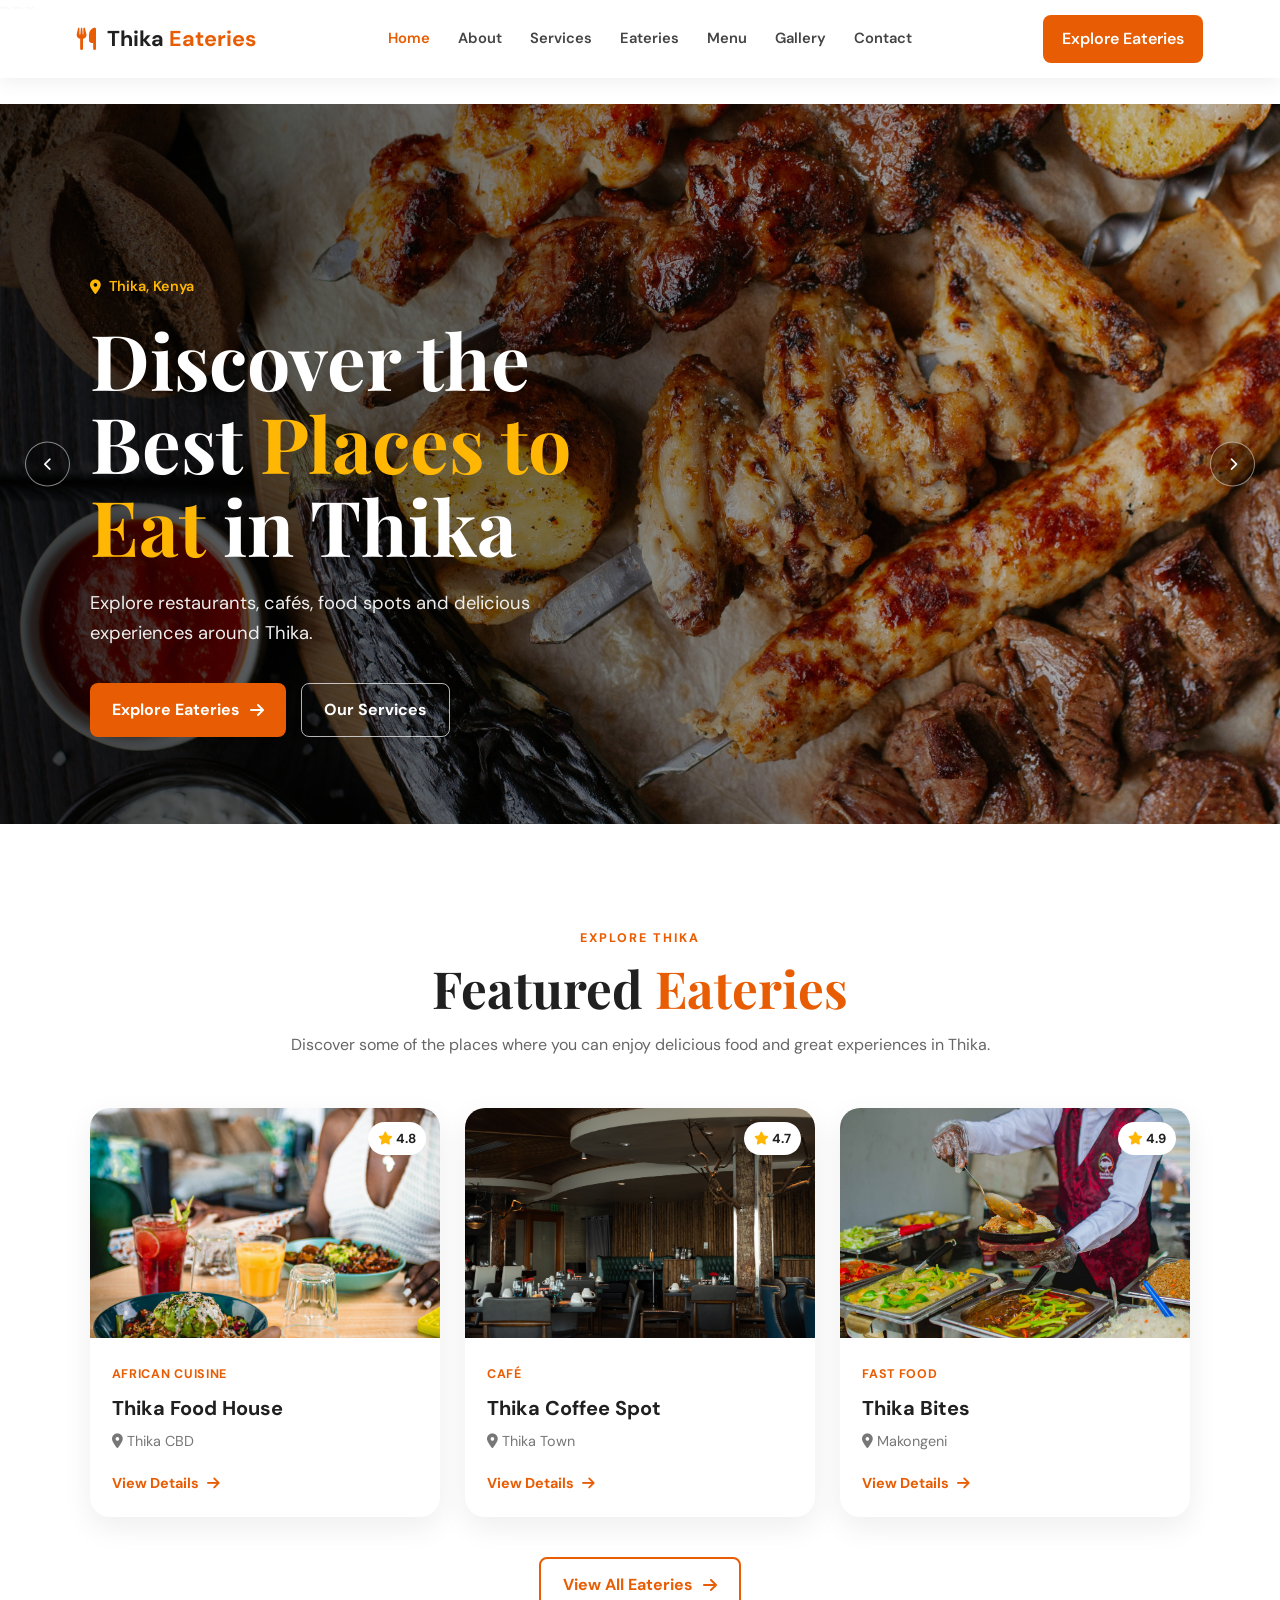
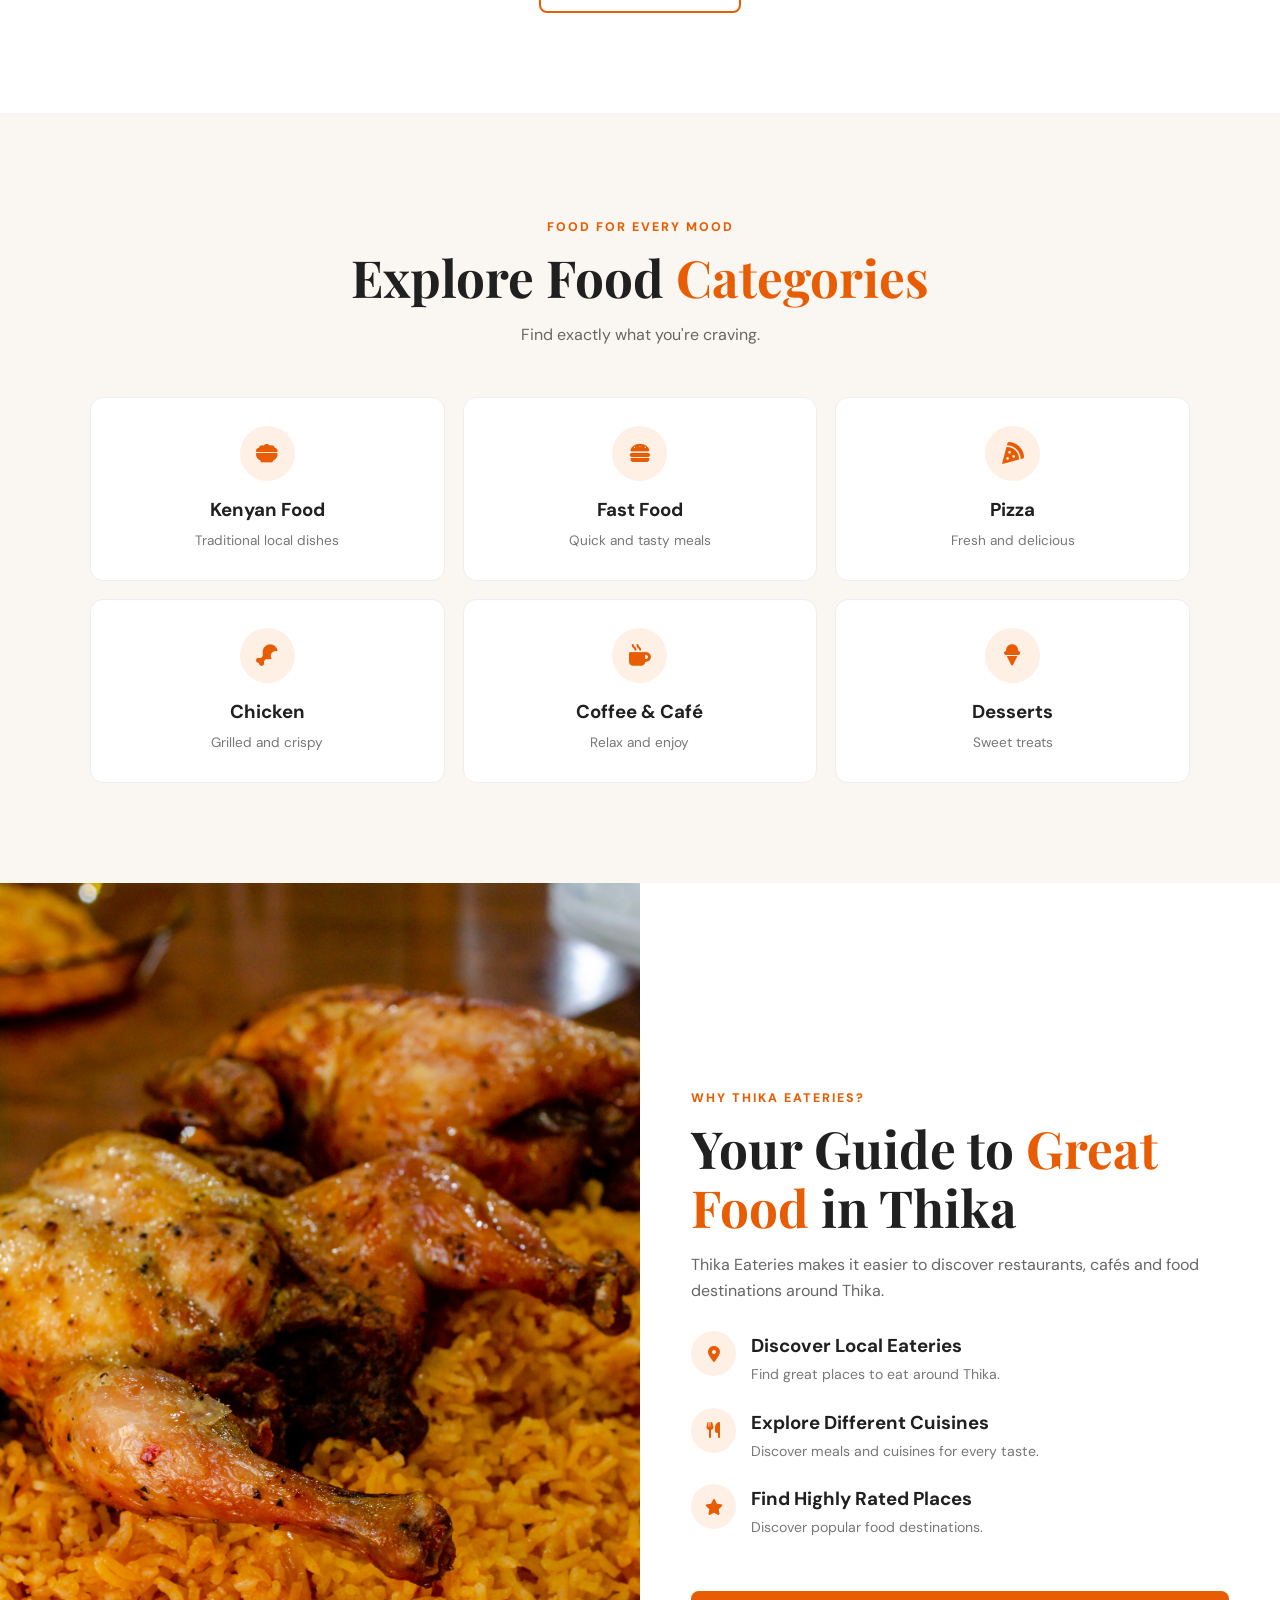
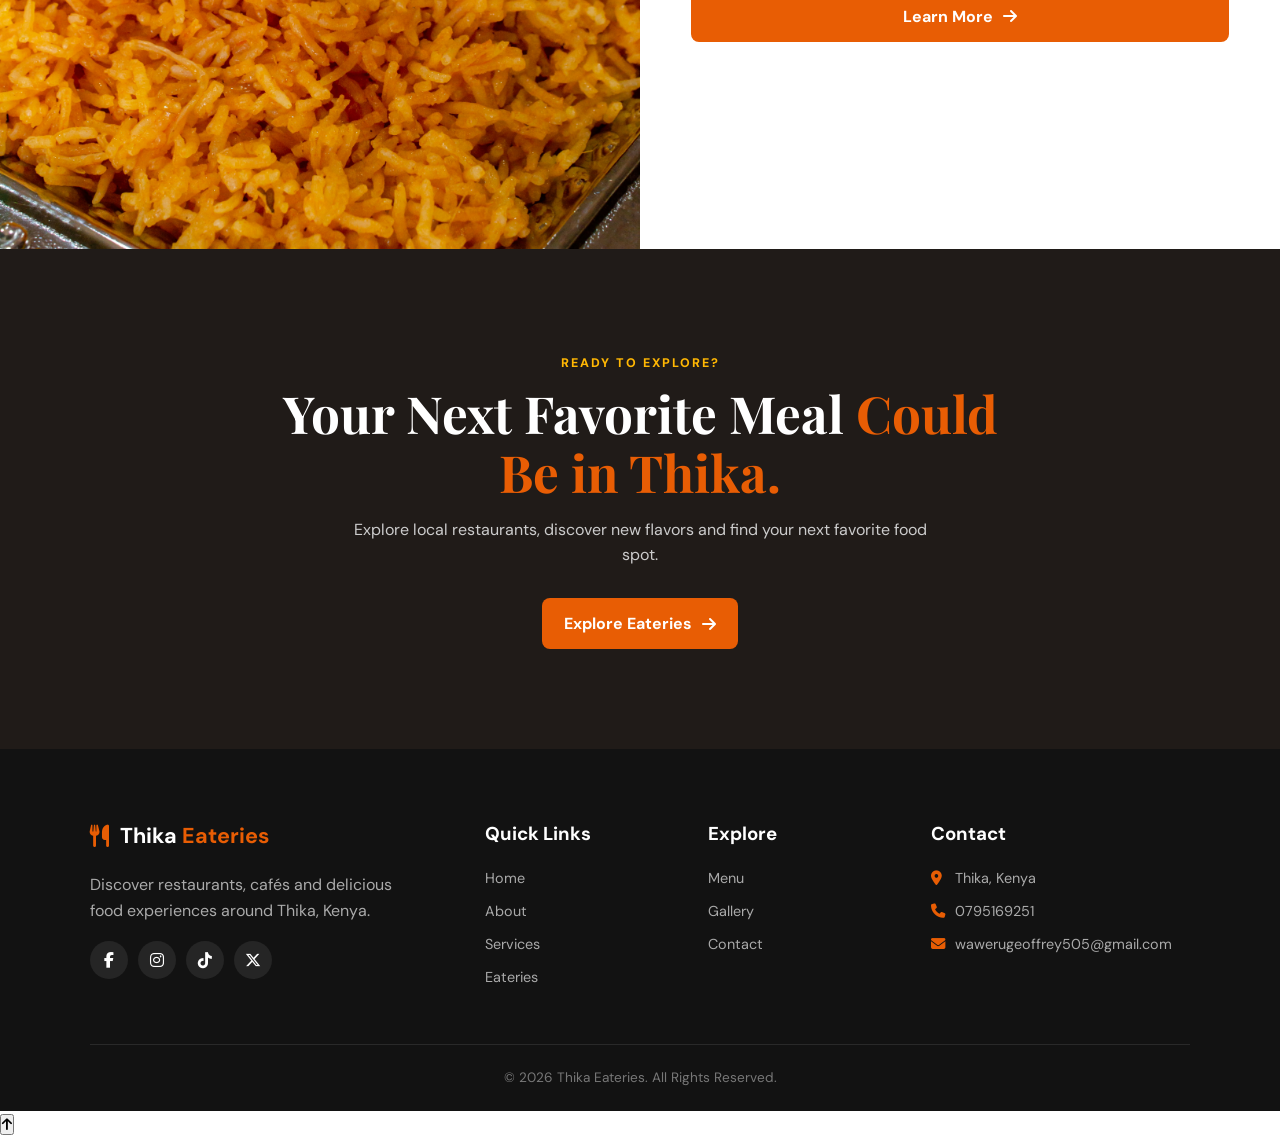
<file: index.html>
<!DOCTYPE html>

<html lang="en">
<head>
    <meta charset="UTF-8">
    <meta name="viewport" content="width=device-width, initial-scale=1.0">

```
<title>Thika Eateries | Discover Great Food in Thika</title>

<link rel="stylesheet" href="style.css">

<!-- Font Awesome Icons -->
<link rel="stylesheet"
      href="https://cdnjs.cloudflare.com/ajax/libs/font-awesome/6.5.2/css/all.min.css">
```

</head>

<body>

```
<!-- ================= NAVBAR ================= -->

<header class="navbar">

    <div class="logo">
        <i class="fa-solid fa-utensils"></i>
        <span>Thika <strong>Eateries</strong></span>
    </div>

    <nav class="nav-links" id="navLinks">
        <a href="index.html" class="active">Home</a>
        <a href="about.html">About</a>
        <a href="services.html">Services</a>
        <a href="eateries.html">Eateries</a>
        <a href="menu.html">Menu</a>
        <a href="gallery.html">Gallery</a>
        <a href="contact.html">Contact</a>
    </nav>

    <a href="eateries.html" class="nav-button">
        Explore Eateries
    </a>

    <button class="menu-toggle" id="menuToggle">
        <i class="fa-solid fa-bars"></i>
    </button>

</header>


<!-- ================= HERO ================= -->

<section class="hero">

    <div class="hero-slider">

        <div class="hero-slide active"
             style="background-image: url('images/hero-1.jpg');">
        </div>

        <div class="hero-slide"
             style="background-image: url('images/hero-2.jpg');">
        </div>

        <div class="hero-slide"
             style="background-image: url('images/hero-3.jpg');">
        </div>

        <div class="hero-slide"
             style="background-image: url('images/hero-4.jpg');">
        </div>

    </div>

    <div class="hero-overlay"></div>

    <div class="hero-content">

        <span class="hero-tag">
            <i class="fa-solid fa-location-dot"></i>
            Thika, Kenya
        </span>

        <h1>
            Discover the Best
            <span>Places to Eat</span>
            in Thika
        </h1>

        <p>
            Explore restaurants, cafés, food spots and delicious
            experiences around Thika.
        </p>

        <div class="hero-buttons">

            <a href="eateries.html" class="primary-btn">
                Explore Eateries
                <i class="fa-solid fa-arrow-right"></i>
            </a>

            <a href="services.html" class="secondary-btn">
                Our Services
            </a>

        </div>

    </div>


    <!-- Slider Controls -->

    <button class="slider-btn prev" id="prevSlide">
        <i class="fa-solid fa-chevron-left"></i>
    </button>

    <button class="slider-btn next" id="nextSlide">
        <i class="fa-solid fa-chevron-right"></i>
    </button>

    <div class="slider-dots" id="sliderDots"></div>

</section>


<!-- ================= FEATURED EATERIES ================= -->

<section class="section">

    <div class="section-heading">

        <span class="section-label">EXPLORE THIKA</span>

        <h2>Featured <span>Eateries</span></h2>

        <p>
            Discover some of the places where you can enjoy
            delicious food and great experiences in Thika.
        </p>

    </div>


    <div class="eatery-grid">

        <article class="eatery-card">

            <div class="eatery-image">
                <img src="images/restaurant-1.jpg"
                     alt="Restaurant">

                <span class="rating">
                    <i class="fa-solid fa-star"></i> 4.8
                </span>
            </div>

            <div class="eatery-info">

                <span class="category">African Cuisine</span>

                <h3>Thika Food House</h3>

                <p>
                    <i class="fa-solid fa-location-dot"></i>
                    Thika CBD
                </p>

                <a href="eateries.html" class="card-link">
                    View Details
                    <i class="fa-solid fa-arrow-right"></i>
                </a>

            </div>

        </article>


        <article class="eatery-card">

            <div class="eatery-image">
                <img src="images/restaurant-2.jpg"
                     alt="Restaurant">

                <span class="rating">
                    <i class="fa-solid fa-star"></i> 4.7
                </span>
            </div>

            <div class="eatery-info">

                <span class="category">Café</span>

                <h3>Thika Coffee Spot</h3>

                <p>
                    <i class="fa-solid fa-location-dot"></i>
                    Thika Town
                </p>

                <a href="eateries.html" class="card-link">
                    View Details
                    <i class="fa-solid fa-arrow-right"></i>
                </a>

            </div>

        </article>


        <article class="eatery-card">

            <div class="eatery-image">
                <img src="images/restaurant-3.jpg"
                     alt="Restaurant">

                <span class="rating">
                    <i class="fa-solid fa-star"></i> 4.9
                </span>
            </div>

            <div class="eatery-info">

                <span class="category">Fast Food</span>

                <h3>Thika Bites</h3>

                <p>
                    <i class="fa-solid fa-location-dot"></i>
                    Makongeni
                </p>

                <a href="eateries.html" class="card-link">
                    View Details
                    <i class="fa-solid fa-arrow-right"></i>
                </a>

            </div>

        </article>

    </div>

    <div class="center-button">
        <a href="eateries.html" class="outline-btn">
            View All Eateries
            <i class="fa-solid fa-arrow-right"></i>
        </a>
    </div>

</section>


<!-- ================= CATEGORIES ================= -->

<section class="categories-section">

    <div class="section-heading">

        <span class="section-label">FOOD FOR EVERY MOOD</span>

        <h2>Explore Food <span>Categories</span></h2>

        <p>
            Find exactly what you're craving.
        </p>

    </div>


    <div class="category-grid">

        <div class="food-category">
            <i class="fa-solid fa-bowl-food"></i>
            <h3>Kenyan Food</h3>
            <p>Traditional local dishes</p>
        </div>

        <div class="food-category">
            <i class="fa-solid fa-burger"></i>
            <h3>Fast Food</h3>
            <p>Quick and tasty meals</p>
        </div>

        <div class="food-category">
            <i class="fa-solid fa-pizza-slice"></i>
            <h3>Pizza</h3>
            <p>Fresh and delicious</p>
        </div>

        <div class="food-category">
            <i class="fa-solid fa-drumstick-bite"></i>
            <h3>Chicken</h3>
            <p>Grilled and crispy</p>
        </div>

        <div class="food-category">
            <i class="fa-solid fa-mug-hot"></i>
            <h3>Coffee & Café</h3>
            <p>Relax and enjoy</p>
        </div>

        <div class="food-category">
            <i class="fa-solid fa-ice-cream"></i>
            <h3>Desserts</h3>
            <p>Sweet treats</p>
        </div>

    </div>

</section>


<!-- ================= WHY US ================= -->

<section class="why-section">

    <div class="why-image">

        <img src="images/food-1.jpg"
             alt="Delicious food">

    </div>

    <div class="why-content">

        <span class="section-label">WHY THIKA EATERIES?</span>

        <h2>
            Your Guide to
            <span>Great Food</span>
            in Thika
        </h2>

        <p>
            Thika Eateries makes it easier to discover restaurants,
            cafés and food destinations around Thika.
        </p>

        <div class="why-features">

            <div class="why-item">
                <i class="fa-solid fa-location-dot"></i>

                <div>
                    <h3>Discover Local Eateries</h3>
                    <p>Find great places to eat around Thika.</p>
                </div>
            </div>

            <div class="why-item">
                <i class="fa-solid fa-utensils"></i>

                <div>
                    <h3>Explore Different Cuisines</h3>
                    <p>Discover meals and cuisines for every taste.</p>
                </div>
            </div>

            <div class="why-item">
                <i class="fa-solid fa-star"></i>

                <div>
                    <h3>Find Highly Rated Places</h3>
                    <p>Discover popular food destinations.</p>
                </div>
            </div>

        </div>

        <a href="about.html" class="primary-btn">
            Learn More
            <i class="fa-solid fa-arrow-right"></i>
        </a>

    </div>

</section>


<!-- ================= CTA ================= -->

<section class="cta-section">

    <div class="cta-content">

        <span class="section-label">READY TO EXPLORE?</span>

        <h2>
            Your Next Favorite Meal
            <span>Could Be in Thika.</span>
        </h2>

        <p>
            Explore local restaurants, discover new flavors
            and find your next favorite food spot.
        </p>

        <a href="eateries.html" class="primary-btn">
            Explore Eateries
            <i class="fa-solid fa-arrow-right"></i>
        </a>

    </div>

</section>


<!-- ================= FOOTER ================= -->

<footer class="footer">

    <div class="footer-container">

        <div class="footer-brand">

            <div class="logo">
                <i class="fa-solid fa-utensils"></i>
                <span>Thika <strong>Eateries</strong></span>
            </div>

            <p>
                Discover restaurants, cafés and delicious
                food experiences around Thika, Kenya.
            </p>

            <div class="socials">

                <a href="#"><i class="fa-brands fa-facebook-f"></i></a>
                <a href="#"><i class="fa-brands fa-instagram"></i></a>
                <a href="#"><i class="fa-brands fa-tiktok"></i></a>
                <a href="#"><i class="fa-brands fa-x-twitter"></i></a>

            </div>

        </div>


        <div class="footer-column">

            <h3>Quick Links</h3>

            <a href="index.html">Home</a>
            <a href="about.html">About</a>
            <a href="services.html">Services</a>
            <a href="eateries.html">Eateries</a>

        </div>


        <div class="footer-column">

            <h3>Explore</h3>

            <a href="menu.html">Menu</a>
            <a href="gallery.html">Gallery</a>
            <a href="contact.html">Contact</a>

        </div>


        <div class="footer-column">

            <h3>Contact</h3>

            <p>
                <i class="fa-solid fa-location-dot"></i>
                Thika, Kenya
            </p>

            <p>
                <i class="fa-solid fa-phone"></i>
                0795169251
            </p>

            <p>
                <i class="fa-solid fa-envelope"></i>
               wawerugeoffrey505@gmail.com
            </p>

        </div>

    </div>


    <div class="footer-bottom">

        <p>
            © 2026 Thika Eateries. All Rights Reserved.
        </p>

    </div>

</footer>


<script src="app.js"></script>


</body>
</html>
</file>
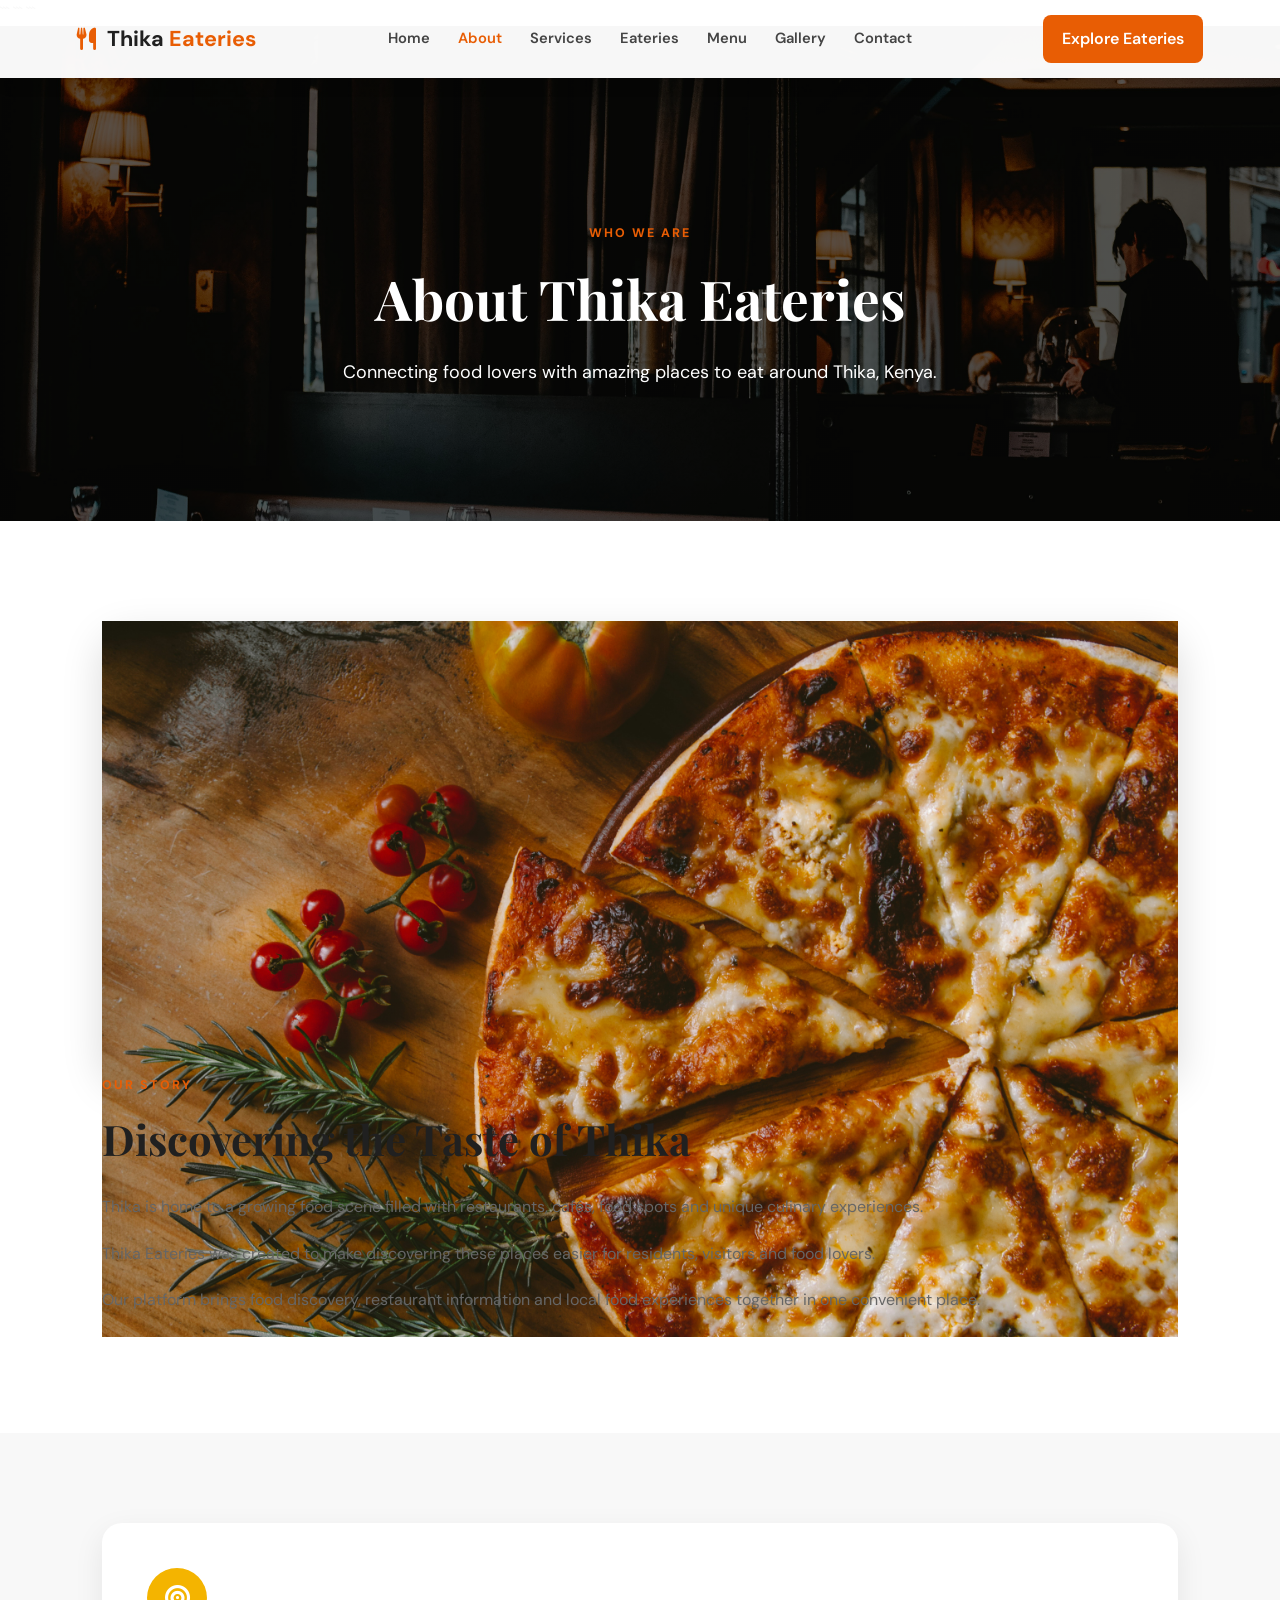
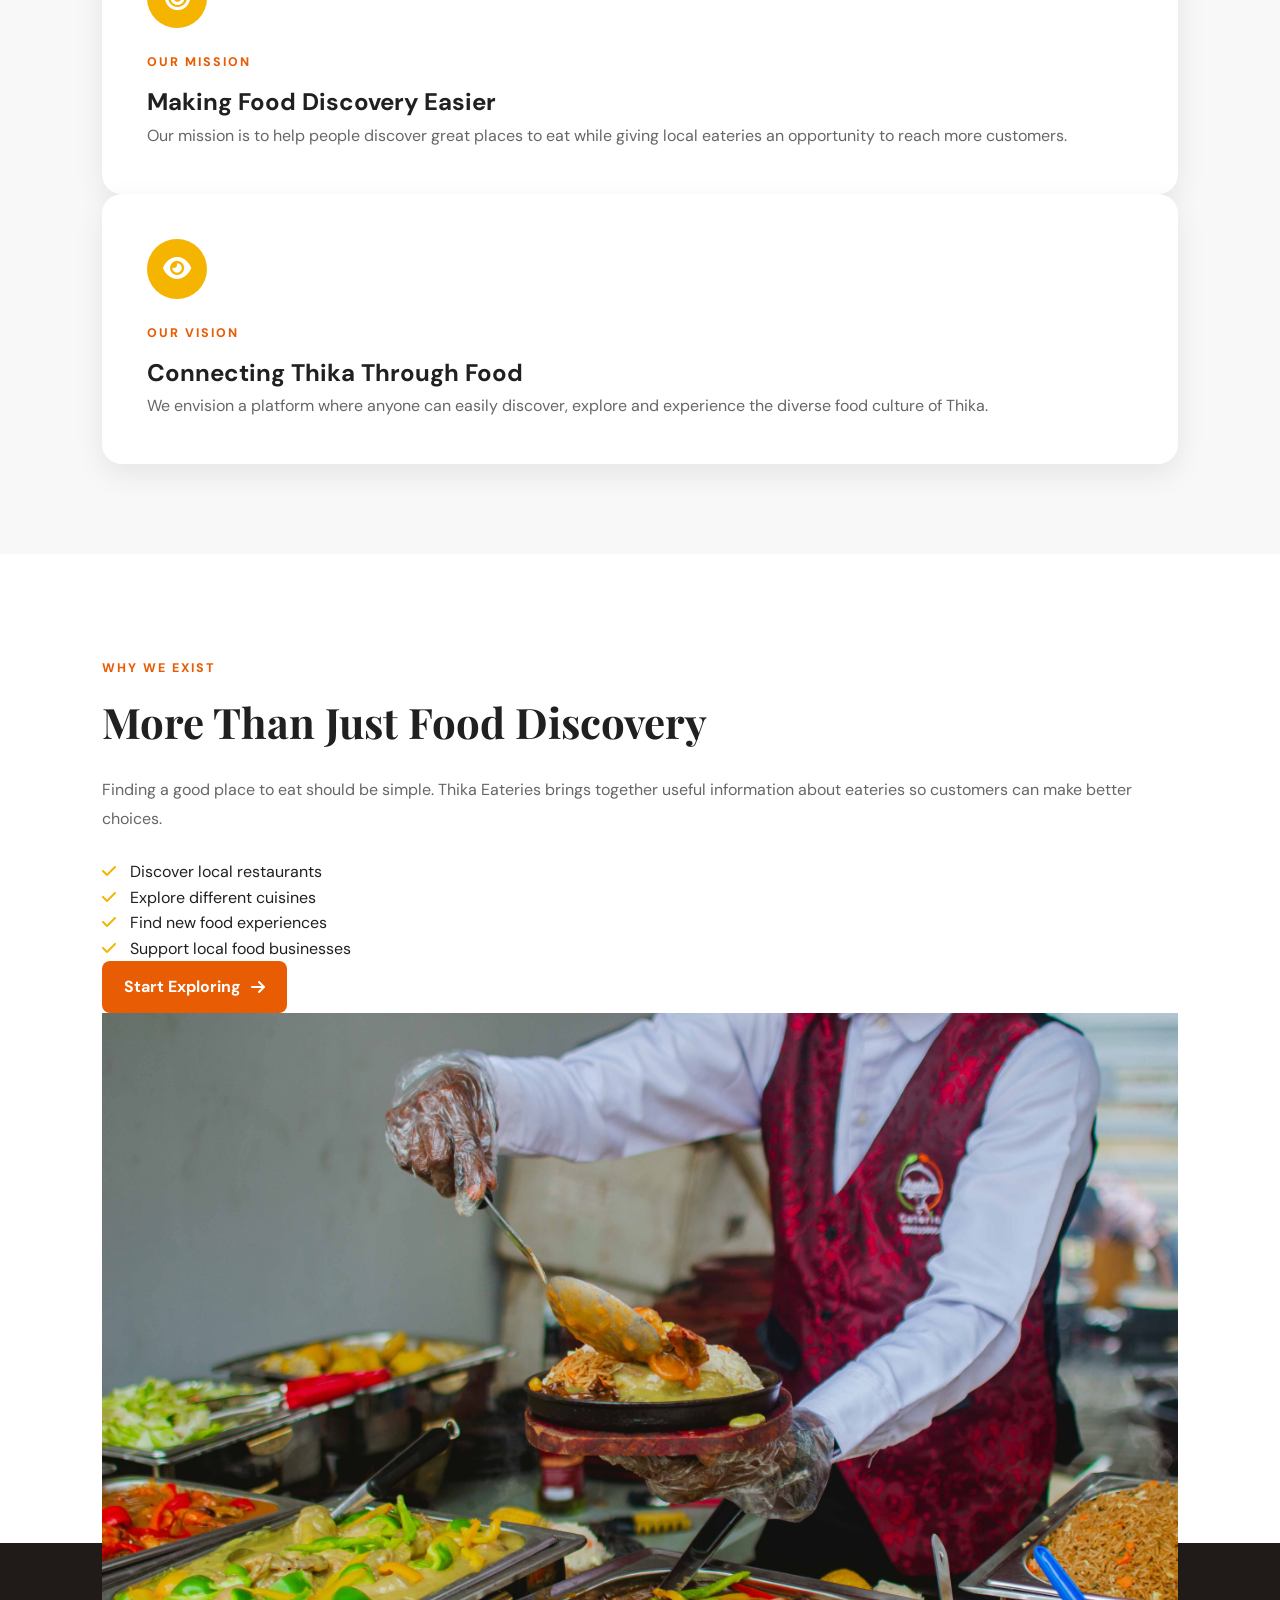
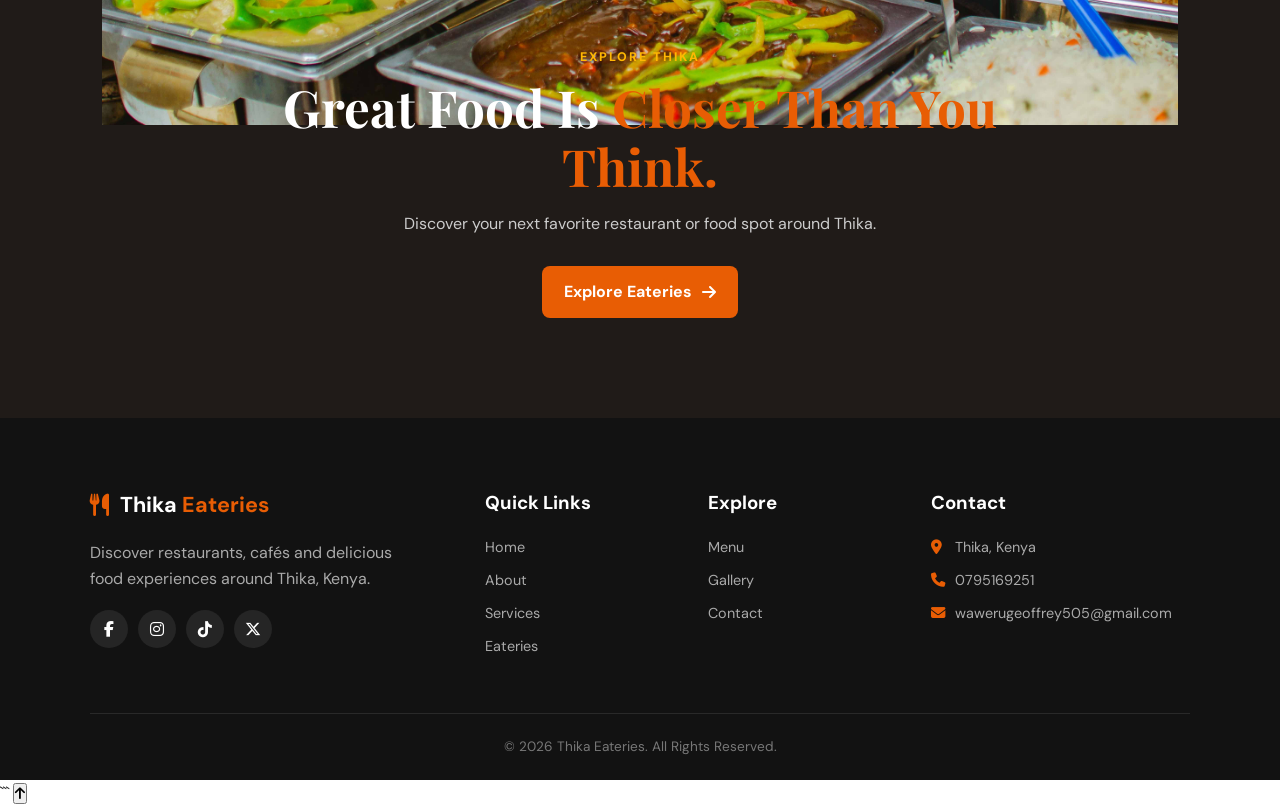
<file: about.html>
<!DOCTYPE html>

<html lang="en">

<head>
    <meta charset="UTF-8">
    <meta name="viewport" content="width=device-width, initial-scale=1.0">

```
<title>About Us | Thika Eateries</title>

<link rel="stylesheet" href="style.css">

<link rel="stylesheet"
      href="https://cdnjs.cloudflare.com/ajax/libs/font-awesome/6.5.2/css/all.min.css">
```

</head>

<body>

```
<!-- ================= NAVBAR ================= -->

<header class="navbar">

    <div class="logo">
        <i class="fa-solid fa-utensils"></i>
        <span>Thika <strong>Eateries</strong></span>
    </div>

    <nav class="nav-links" id="navLinks">

        <a href="index.html">Home</a>
        <a href="about.html" class="active">About</a>
        <a href="services.html">Services</a>
        <a href="eateries.html">Eateries</a>
        <a href="menu.html">Menu</a>
        <a href="gallery.html">Gallery</a>
        <a href="contact.html">Contact</a>

    </nav>

    <a href="eateries.html" class="nav-button">
        Explore Eateries
    </a>

    <button class="menu-toggle" id="menuToggle">
        <i class="fa-solid fa-bars"></i>
    </button>

</header>


<!-- ================= PAGE HERO ================= -->

<section class="page-hero">

    <div class="page-hero-content">

        <span class="section-label">WHO WE ARE</span>

        <h1>About <span>Thika Eateries</span></h1>

        <p>
            Connecting food lovers with amazing places to eat
            around Thika, Kenya.
        </p>

    </div>

</section>


<!-- ================= OUR STORY ================= -->

<section class="about-section">

    <div class="about-image">

        <img src="images/food-2.jpg" alt="Delicious food in Thika">

    </div>

    <div class="about-content">

        <span class="section-label">OUR STORY</span>

        <h2>
            Discovering the
            <span>Taste of Thika</span>
        </h2>

        <p>
            Thika is home to a growing food scene filled with
            restaurants, cafés, food spots and unique culinary
            experiences.
        </p>

        <p>
            Thika Eateries was created to make discovering these
            places easier for residents, visitors and food lovers.
        </p>

        <p>
            Our platform brings food discovery, restaurant
            information and local food experiences together in
            one convenient place.
        </p>

    </div>

</section>


<!-- ================= MISSION VISION ================= -->

<section class="mission-section">

    <div class="mission-card">

        <div class="mission-icon">
            <i class="fa-solid fa-bullseye"></i>
        </div>

        <span class="section-label">OUR MISSION</span>

        <h2>Making Food Discovery Easier</h2>

        <p>
            Our mission is to help people discover great places
            to eat while giving local eateries an opportunity
            to reach more customers.
        </p>

    </div>


    <div class="mission-card">

        <div class="mission-icon">
            <i class="fa-solid fa-eye"></i>
        </div>

        <span class="section-label">OUR VISION</span>

        <h2>Connecting Thika Through Food</h2>

        <p>
            We envision a platform where anyone can easily
            discover, explore and experience the diverse food
            culture of Thika.
        </p>

    </div>

</section>


<!-- ================= WHY WE EXIST ================= -->

<section class="about-why">

    <div class="about-why-content">

        <span class="section-label">WHY WE EXIST</span>

        <h2>
            More Than Just
            <span>Food Discovery</span>
        </h2>

        <p>
            Finding a good place to eat should be simple.
            Thika Eateries brings together useful information
            about eateries so customers can make better choices.
        </p>

        <div class="about-points">

            <div>
                <i class="fa-solid fa-check"></i>
                <span>Discover local restaurants</span>
            </div>

            <div>
                <i class="fa-solid fa-check"></i>
                <span>Explore different cuisines</span>
            </div>

            <div>
                <i class="fa-solid fa-check"></i>
                <span>Find new food experiences</span>
            </div>

            <div>
                <i class="fa-solid fa-check"></i>
                <span>Support local food businesses</span>
            </div>

        </div>

        <a href="eateries.html" class="primary-btn">
            Start Exploring
            <i class="fa-solid fa-arrow-right"></i>
        </a>

    </div>


    <div class="about-why-image">

        <img src="images/restaurant-3.jpg"
             alt="Restaurant experience">

    </div>

</section>


<!-- ================= CTA ================= -->

<section class="cta-section">

    <div class="cta-content">

        <span class="section-label">EXPLORE THIKA</span>

        <h2>
            Great Food Is
            <span>Closer Than You Think.</span>
        </h2>

        <p>
            Discover your next favorite restaurant or food spot
            around Thika.
        </p>

        <a href="eateries.html" class="primary-btn">
            Explore Eateries
            <i class="fa-solid fa-arrow-right"></i>
        </a>

    </div>

</section>


<!-- ================= FOOTER ================= -->

<footer class="footer">

    <div class="footer-container">

        <div class="footer-brand">

            <div class="logo">

                <i class="fa-solid fa-utensils"></i>

                <span>
                    Thika <strong>Eateries</strong>
                </span>

            </div>

            <p>
                Discover restaurants, cafés and delicious
                food experiences around Thika, Kenya.
            </p>

            <div class="socials">

                <a href="#">
                    <i class="fa-brands fa-facebook-f"></i>
                </a>

                <a href="#">
                    <i class="fa-brands fa-instagram"></i>
                </a>

                <a href="#">
                    <i class="fa-brands fa-tiktok"></i>
                </a>

                <a href="#">
                    <i class="fa-brands fa-x-twitter"></i>
                </a>

            </div>

        </div>


        <div class="footer-column">

            <h3>Quick Links</h3>

            <a href="index.html">Home</a>
            <a href="about.html">About</a>
            <a href="services.html">Services</a>
            <a href="eateries.html">Eateries</a>

        </div>


        <div class="footer-column">

            <h3>Explore</h3>

            <a href="menu.html">Menu</a>
            <a href="gallery.html">Gallery</a>
            <a href="contact.html">Contact</a>

        </div>


        <div class="footer-column">

            <h3>Contact</h3>

            <p>
                <i class="fa-solid fa-location-dot"></i>
                Thika, Kenya
            </p>

            <p>
                <i class="fa-solid fa-phone"></i>
                0795169251
            </p>

            <p>
                <i class="fa-solid fa-envelope"></i>
              wawerugeoffrey505@gmail.com
            </p>

        </div>

    </div>


    <div class="footer-bottom">

        <p>
            © 2026 Thika Eateries. All Rights Reserved.
        </p>

    </div>

</footer>


<script src="app.js"></script>
```

</body>

</html>
</file>
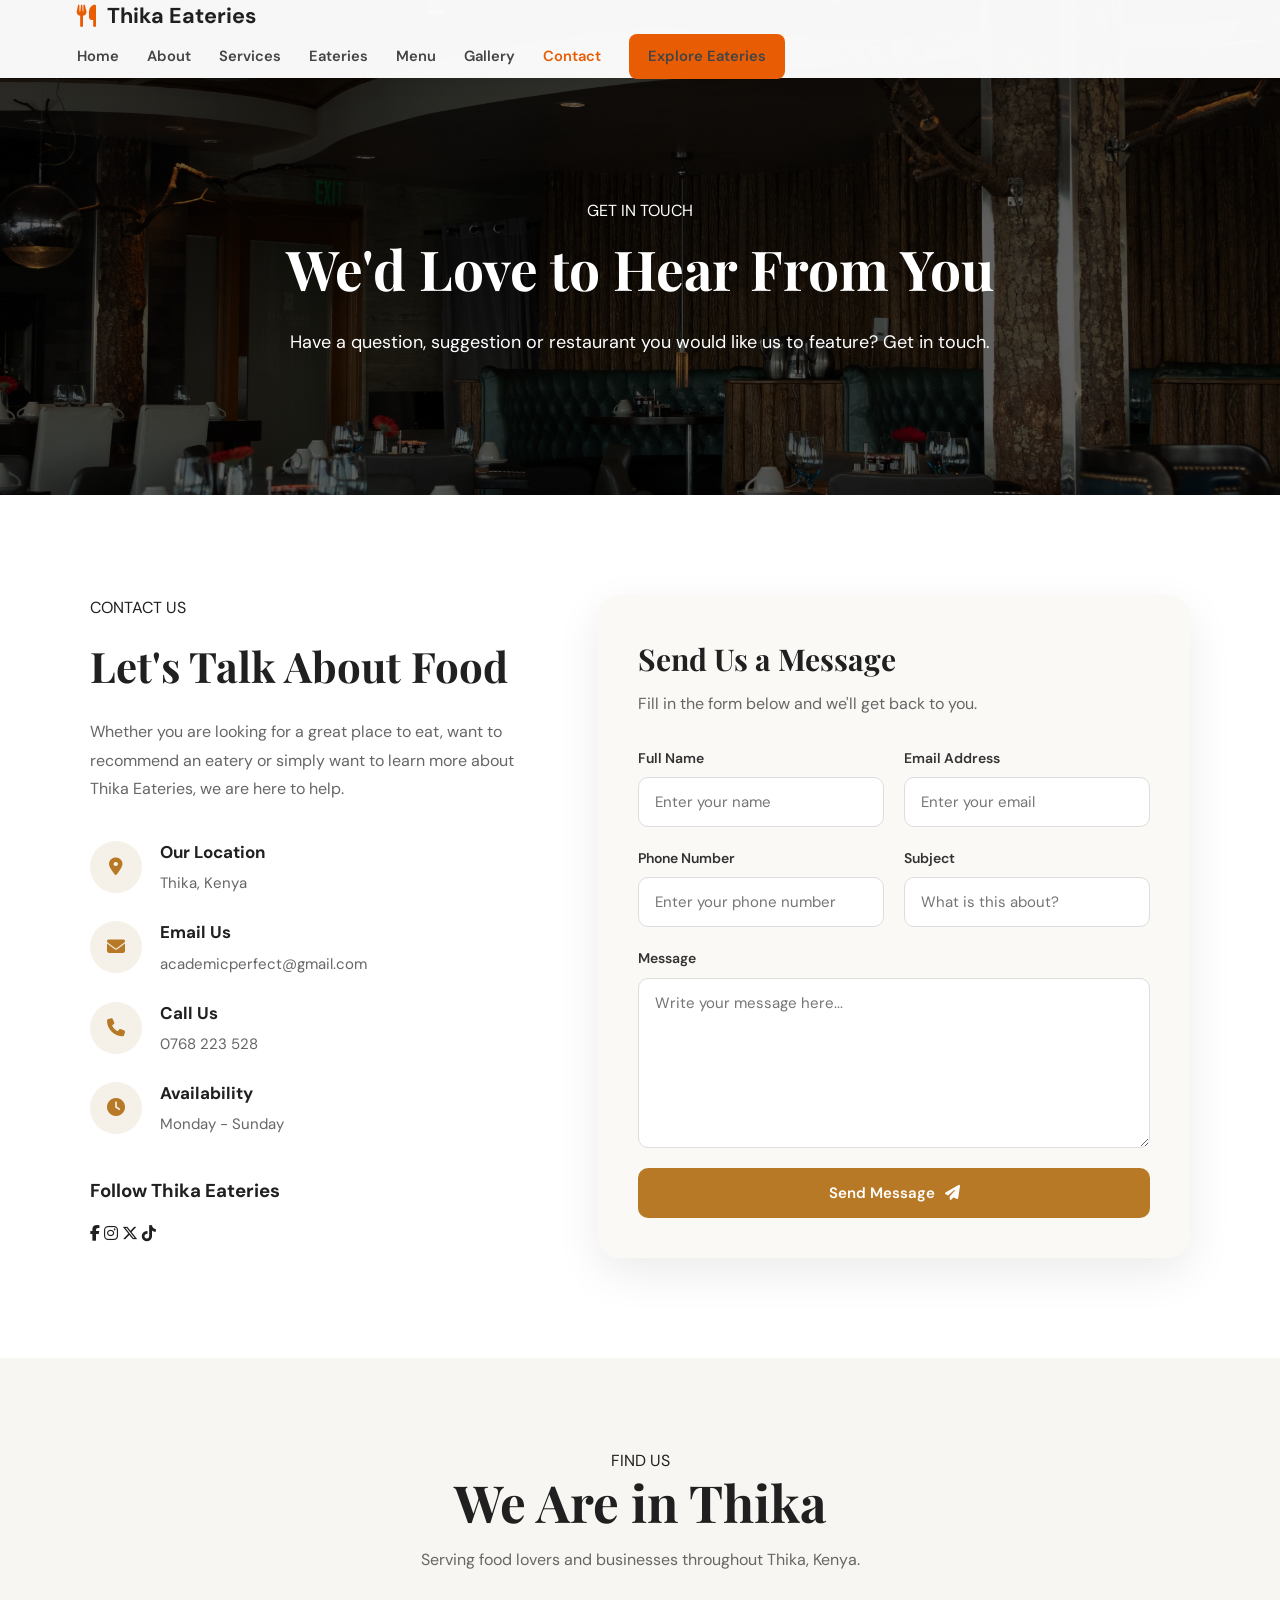
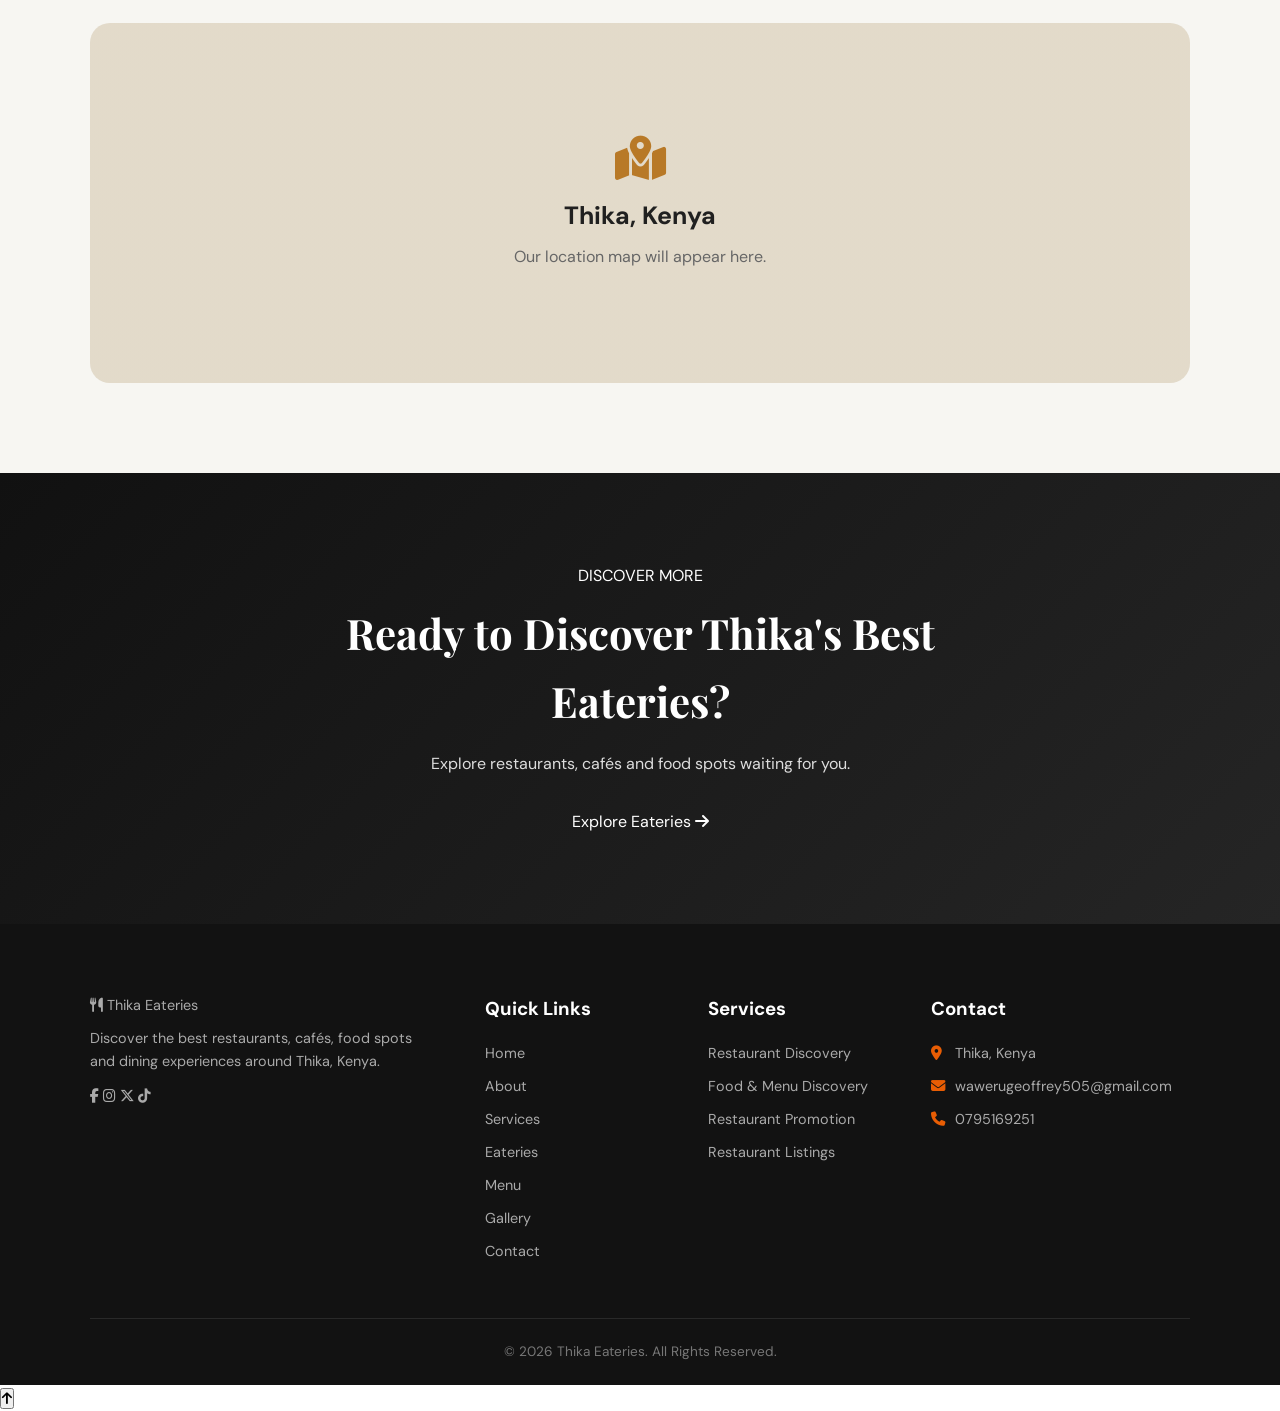
<file: contact.html>
<!DOCTYPE html>
<html lang="en">

<head>

    <meta charset="UTF-8">

    <meta
        name="viewport"
        content="width=device-width, initial-scale=1.0"
    >

    <title>Contact | Thika Eateries</title>

    <link rel="stylesheet" href="style.css">

    <!-- Font Awesome -->
    <link
        rel="stylesheet"
        href="https://cdnjs.cloudflare.com/ajax/libs/font-awesome/6.5.2/css/all.min.css"
    >

</head>

<body>


    <!-- =========================
         NAVBAR
    ========================== -->

    <header class="navbar">

        <div class="nav-container">

            <a href="index.html" class="logo">
                <i class="fas fa-utensils"></i>
                Thika Eateries
            </a>


            <button
                class="menu-toggle"
                aria-label="Open navigation menu"
            >
                <i class="fas fa-bars"></i>
            </button>


            <nav class="nav-links">

                <a href="index.html">
                    Home
                </a>

                <a href="about.html">
                    About
                </a>

                <a href="services.html">
                    Services
                </a>

                <a href="eateries.html">
                    Eateries
                </a>

                <a href="menu.html">
                    Menu
                </a>

                <a href="gallery.html">
                    Gallery
                </a>

                <a href="contact.html" class="active">
                    Contact
                </a>

                <a
                    href="eateries.html"
                    class="nav-button"
                >
                    Explore Eateries
                </a>

            </nav>

        </div>

    </header>


    <!-- =========================
         PAGE HERO
    ========================== -->

    <section class="page-hero contact-hero">

        <div class="page-hero-content">

            <span class="hero-small-title">
                GET IN TOUCH
            </span>

            <h1>
                We'd Love to Hear From You
            </h1>

            <p>
                Have a question, suggestion or restaurant
                you would like us to feature? Get in touch.
            </p>

        </div>

    </section>


    <!-- =========================
         CONTACT SECTION
    ========================== -->

    <section class="contact-section">

        <div class="contact-container">


            <!-- CONTACT INFORMATION -->

            <div class="contact-info">

                <span class="section-subtitle">
                    CONTACT US
                </span>

                <h2>
                    Let's Talk About Food
                </h2>

                <p class="contact-intro">
                    Whether you are looking for a great place
                    to eat, want to recommend an eatery or
                    simply want to learn more about Thika
                    Eateries, we are here to help.
                </p>


                <div class="contact-details">


                    <div class="contact-detail">

                        <div class="contact-icon">
                            <i class="fas fa-location-dot"></i>
                        </div>

                        <div>
                            <h3>
                                Our Location
                            </h3>

                            <p>
                                Thika, Kenya
                            </p>
                        </div>

                    </div>


                    <div class="contact-detail">

                        <div class="contact-icon">
                            <i class="fas fa-envelope"></i>
                        </div>

                        <div>
                            <h3>
                                Email Us
                            </h3>

                            <p>
                                academicperfect@gmail.com
                            </p>
                        </div>

                    </div>


                    <div class="contact-detail">

                        <div class="contact-icon">
                            <i class="fas fa-phone"></i>
                        </div>

                        <div>
                            <h3>
                                Call Us
                            </h3>

                            <p>
                                0768 223 528
                            </p>
                        </div>

                    </div>


                    <div class="contact-detail">

                        <div class="contact-icon">
                            <i class="fas fa-clock"></i>
                        </div>

                        <div>
                            <h3>
                                Availability
                            </h3>

                            <p>
                                Monday - Sunday
                            </p>
                        </div>

                    </div>

                </div>


                <!-- SOCIAL MEDIA -->

                <div class="contact-social">

                    <h3>
                        Follow Thika Eateries
                    </h3>

                    <div class="social-links">

                        <a href="#" aria-label="Facebook">
                            <i class="fab fa-facebook-f"></i>
                        </a>

                        <a href="#" aria-label="Instagram">
                            <i class="fab fa-instagram"></i>
                        </a>

                        <a href="#" aria-label="Twitter">
                            <i class="fab fa-x-twitter"></i>
                        </a>

                        <a href="#" aria-label="TikTok">
                            <i class="fab fa-tiktok"></i>
                        </a>

                    </div>

                </div>

            </div>


            <!-- CONTACT FORM -->

            <div class="contact-form-wrapper">

                <div class="contact-form-heading">

                    <h2>
                        Send Us a Message
                    </h2>

                    <p>
                        Fill in the form below and we'll
                        get back to you.
                    </p>

                </div>


                <form id="contactForm" class="contact-form">


                    <div class="form-row">

                        <div class="form-group">

                            <label for="name">
                                Full Name
                            </label>

                            <input
                                type="text"
                                id="name"
                                name="name"
                                placeholder="Enter your name"
                                required
                            >

                        </div>


                        <div class="form-group">

                            <label for="email">
                                Email Address
                            </label>

                            <input
                                type="email"
                                id="email"
                                name="email"
                                placeholder="Enter your email"
                                required
                            >

                        </div>

                    </div>


                    <div class="form-row">

                        <div class="form-group">

                            <label for="phone">
                                Phone Number
                            </label>

                            <input
                                type="tel"
                                id="phone"
                                name="phone"
                                placeholder="Enter your phone number"
                                required
                            >

                        </div>


                        <div class="form-group">

                            <label for="subject">
                                Subject
                            </label>

                            <input
                                type="text"
                                id="subject"
                                name="subject"
                                placeholder="What is this about?"
                                required
                            >

                        </div>

                    </div>


                    <div class="form-group">

                        <label for="message">
                            Message
                        </label>

                        <textarea
                            id="message"
                            name="message"
                            rows="7"
                            placeholder="Write your message here..."
                            required
                        ></textarea>

                    </div>


                    <button
                        type="submit"
                        class="contact-submit"
                    >

                        Send Message

                        <i class="fas fa-paper-plane"></i>

                    </button>

                </form>

            </div>

        </div>

    </section>


    <!-- =========================
         MAP
    ========================== -->

    <section class="map-section">

        <div class="section-heading">

            <span class="section-subtitle">
                FIND US
            </span>

            <h2>
                We Are in Thika
            </h2>

            <p>
                Serving food lovers and businesses
                throughout Thika, Kenya.
            </p>

        </div>


        <div class="map-placeholder">

            <div class="map-content">

                <i class="fas fa-map-location-dot"></i>

                <h3>
                    Thika, Kenya
                </h3>

                <p>
                    Our location map will appear here.
                </p>

            </div>

        </div>

    </section>


    <!-- =========================
         CTA
    ========================== -->

    <section class="contact-cta">

        <div class="contact-cta-content">

            <span class="section-subtitle">
                DISCOVER MORE
            </span>

            <h2>
                Ready to Discover Thika's Best Eateries?
            </h2>

            <p>
                Explore restaurants, cafés and food spots
                waiting for you.
            </p>

            <a
                href="eateries.html"
                class="btn-primary"
            >
                Explore Eateries

                <i class="fas fa-arrow-right"></i>

            </a>

        </div>

    </section>


    <!-- =========================
         FOOTER
    ========================== -->

    <footer class="footer">

        <div class="footer-container">


            <div class="footer-column">

                <a
                    href="index.html"
                    class="footer-logo"
                >

                    <i class="fas fa-utensils"></i>

                    Thika Eateries

                </a>

                <p>
                    Discover the best restaurants, cafés,
                    food spots and dining experiences around
                    Thika, Kenya.
                </p>

                <div class="social-links">

                    <a href="#" aria-label="Facebook">
                        <i class="fab fa-facebook-f"></i>
                    </a>

                    <a href="#" aria-label="Instagram">
                        <i class="fab fa-instagram"></i>
                    </a>

                    <a href="#" aria-label="Twitter">
                        <i class="fab fa-x-twitter"></i>
                    </a>

                    <a href="#" aria-label="TikTok">
                        <i class="fab fa-tiktok"></i>
                    </a>

                </div>

            </div>


            <div class="footer-column">

                <h3>
                    Quick Links
                </h3>

                <a href="index.html">Home</a>
                <a href="about.html">About</a>
                <a href="services.html">Services</a>
                <a href="eateries.html">Eateries</a>
                <a href="menu.html">Menu</a>
                <a href="gallery.html">Gallery</a>
                <a href="contact.html">Contact</a>

            </div>


            <div class="footer-column">

                <h3>
                    Services
                </h3>

                <a href="services.html">
                    Restaurant Discovery
                </a>

                <a href="services.html">
                    Food & Menu Discovery
                </a>

                <a href="services.html">
                    Restaurant Promotion
                </a>

                <a href="services.html">
                    Restaurant Listings
                </a>

            </div>


            <div class="footer-column">

                <h3>
                    Contact
                </h3>

                <p>
                    <i class="fas fa-location-dot"></i>
                    Thika, Kenya
                </p>

                <p>
                    <i class="fas fa-envelope"></i>
                  wawerugeoffrey505@gmail.com
                </p>

                <p>
                    <i class="fas fa-phone"></i>
                    0795169251
                </p>

            </div>

        </div>


        <div class="footer-bottom">

            <p>
                &copy; 2026 Thika Eateries.
                All Rights Reserved.
            </p>

        </div>

    </footer>


    <!-- JavaScript -->
    <script src="app.js"></script>

</body>

</html>
</file>
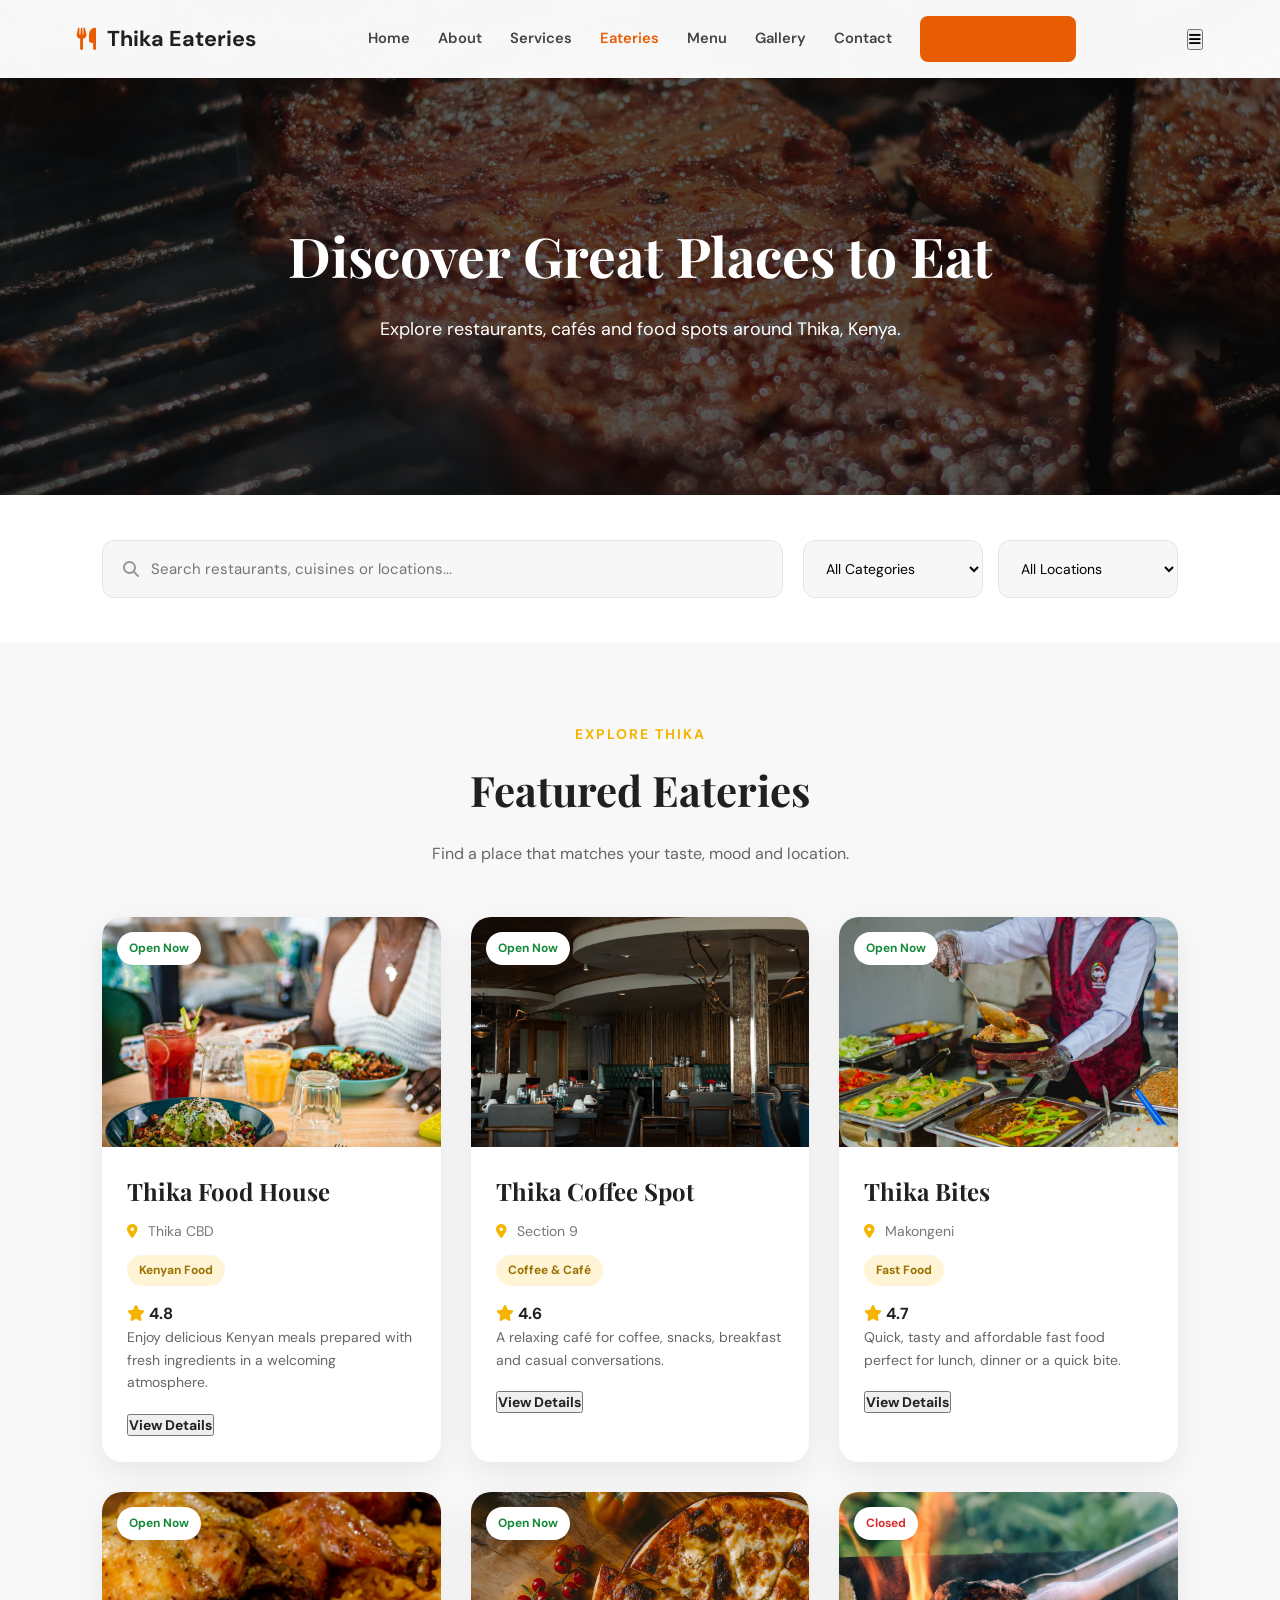
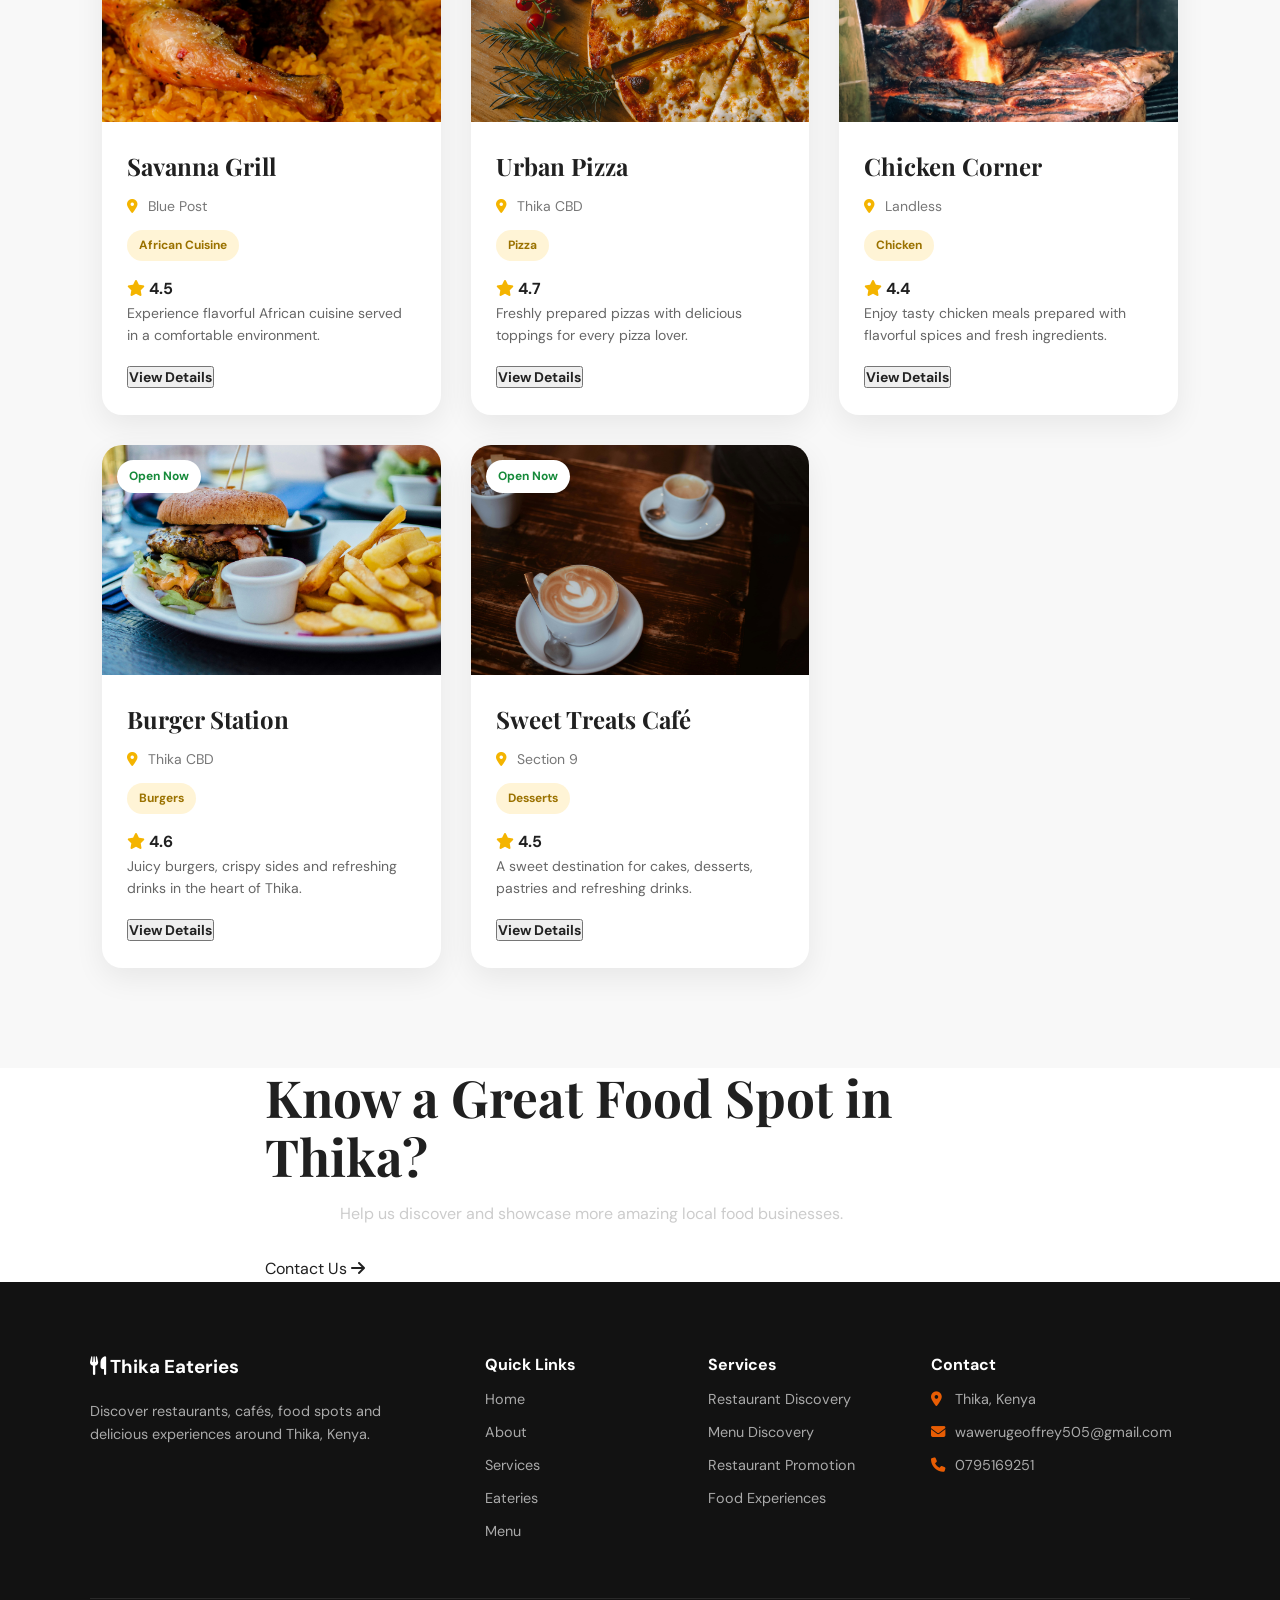
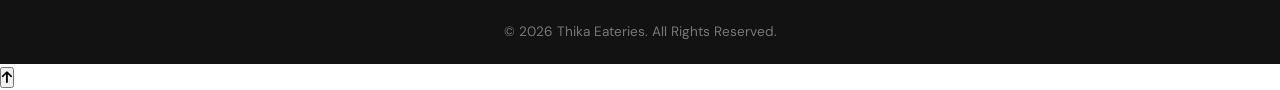
<file: eateries.html>
<!DOCTYPE html>
<html lang="en">

<head>
    <meta charset="UTF-8">
    <meta name="viewport" content="width=device-width, initial-scale=1.0">

    <title>Eateries | Thika Eateries</title>

    <link rel="stylesheet" href="style.css">

    <link rel="stylesheet"
        href="https://cdnjs.cloudflare.com/ajax/libs/font-awesome/6.5.0/css/all.min.css">
</head>

<body>

    <!-- ================= NAVBAR ================= -->

    <header class="navbar">

        <div class="logo">
            <i class="fa-solid fa-utensils"></i>
            Thika Eateries
        </div>

        <nav class="nav-links" id="navLinks">

            <a href="index.html">Home</a>
            <a href="about.html">About</a>
            <a href="services.html">Services</a>
            <a href="eateries.html" class="active">Eateries</a>
            <a href="menu.html">Menu</a>
            <a href="gallery.html">Gallery</a>
            <a href="contact.html">Contact</a>

            <a href="eateries.html" class="nav-button">
                Explore Eateries
            </a>

        </nav>

        <button class="hamburger" id="hamburger">
            <i class="fa-solid fa-bars"></i>
        </button>

    </header>


    <!-- ================= PAGE HERO ================= -->

    <section class="page-hero eateries-hero">

        <div>

            <h1>Discover Great Places to Eat</h1>

            <p>
                Explore restaurants, cafés and food spots
                around Thika, Kenya.
            </p>

        </div>

    </section>


    <!-- ================= SEARCH ================= -->

    <section class="eatery-search-section">

        <div class="eatery-search-container">

            <div class="search-box">

                <i class="fa-solid fa-magnifying-glass"></i>

                <input
                    type="text"
                    id="eaterySearch"
                    placeholder="Search restaurants, cuisines or locations..."
                >

            </div>


            <div class="filter-group">

                <select id="categoryFilter">

                    <option value="all">All Categories</option>
                    <option value="Kenyan Food">Kenyan Food</option>
                    <option value="Fast Food">Fast Food</option>
                    <option value="Pizza">Pizza</option>
                    <option value="Burgers">Burgers</option>
                    <option value="Chicken">Chicken</option>
                    <option value="African Cuisine">African Cuisine</option>
                    <option value="Coffee & Café">Coffee & Café</option>
                    <option value="Desserts">Desserts</option>

                </select>


                <select id="locationFilter">

                    <option value="all">All Locations</option>
                    <option value="Thika CBD">Thika CBD</option>
                    <option value="Makongeni">Makongeni</option>
                    <option value="Section 9">Section 9</option>
                    <option value="Landless">Landless</option>
                    <option value="Blue Post">Blue Post</option>

                </select>

            </div>

        </div>

    </section>


    <!-- ================= EATERIES ================= -->

    <section class="eateries-section">

        <div class="section-title eateries-heading">

            <span>EXPLORE THIKA</span>

            <h2>Featured Eateries</h2>

            <p>
                Find a place that matches your taste,
                mood and location.
            </p>

        </div>


        <div class="eateries-grid" id="eateriesGrid">

            <!-- Cards generated by JavaScript -->

        </div>


        <div class="no-results" id="noResults">

            <i class="fa-solid fa-face-frown"></i>

            <h3>No eateries found</h3>

            <p>
                Try another search or change your filters.
            </p>

        </div>

    </section>


    <!-- ================= CTA ================= -->

    <section class="cta">

        <div class="cta-content">

            <h2>Know a Great Food Spot in Thika?</h2>

            <p>
                Help us discover and showcase more amazing
                local food businesses.
            </p>

            <a href="contact.html" class="cta-button">
                Contact Us
                <i class="fa-solid fa-arrow-right"></i>
            </a>

        </div>

    </section>


    <!-- ================= FOOTER ================= -->

    <footer class="footer">

        <div class="footer-container">

            <div class="footer-column">

                <h3>
                    <i class="fa-solid fa-utensils"></i>
                    Thika Eateries
                </h3>

                <p>
                    Discover restaurants, cafés, food spots and
                    delicious experiences around Thika, Kenya.
                </p>

            </div>


            <div class="footer-column">

                <h4>Quick Links</h4>

                <a href="index.html">Home</a>
                <a href="about.html">About</a>
                <a href="services.html">Services</a>
                <a href="eateries.html">Eateries</a>
                <a href="menu.html">Menu</a>

            </div>


            <div class="footer-column">

                <h4>Services</h4>

                <a href="eateries.html">Restaurant Discovery</a>
                <a href="menu.html">Menu Discovery</a>
                <a href="contact.html">Restaurant Promotion</a>
                <a href="gallery.html">Food Experiences</a>

            </div>


            <div class="footer-column">

                <h4>Contact</h4>

                <p>
                    <i class="fa-solid fa-location-dot"></i>
                    Thika, Kenya
                </p>

                <p>
                    <i class="fa-solid fa-envelope"></i>
                  wawerugeoffrey505@gmail.com
                </p>

                <p>
                    <i class="fa-solid fa-phone"></i>
                    0795169251
                </p>

            </div>

        </div>


        <div class="footer-bottom">

            <p>
                © 2026 Thika Eateries. All Rights Reserved.
            </p>

        </div>

    </footer>


    <script src="app.js"></script>

</body>

</html>
</file>
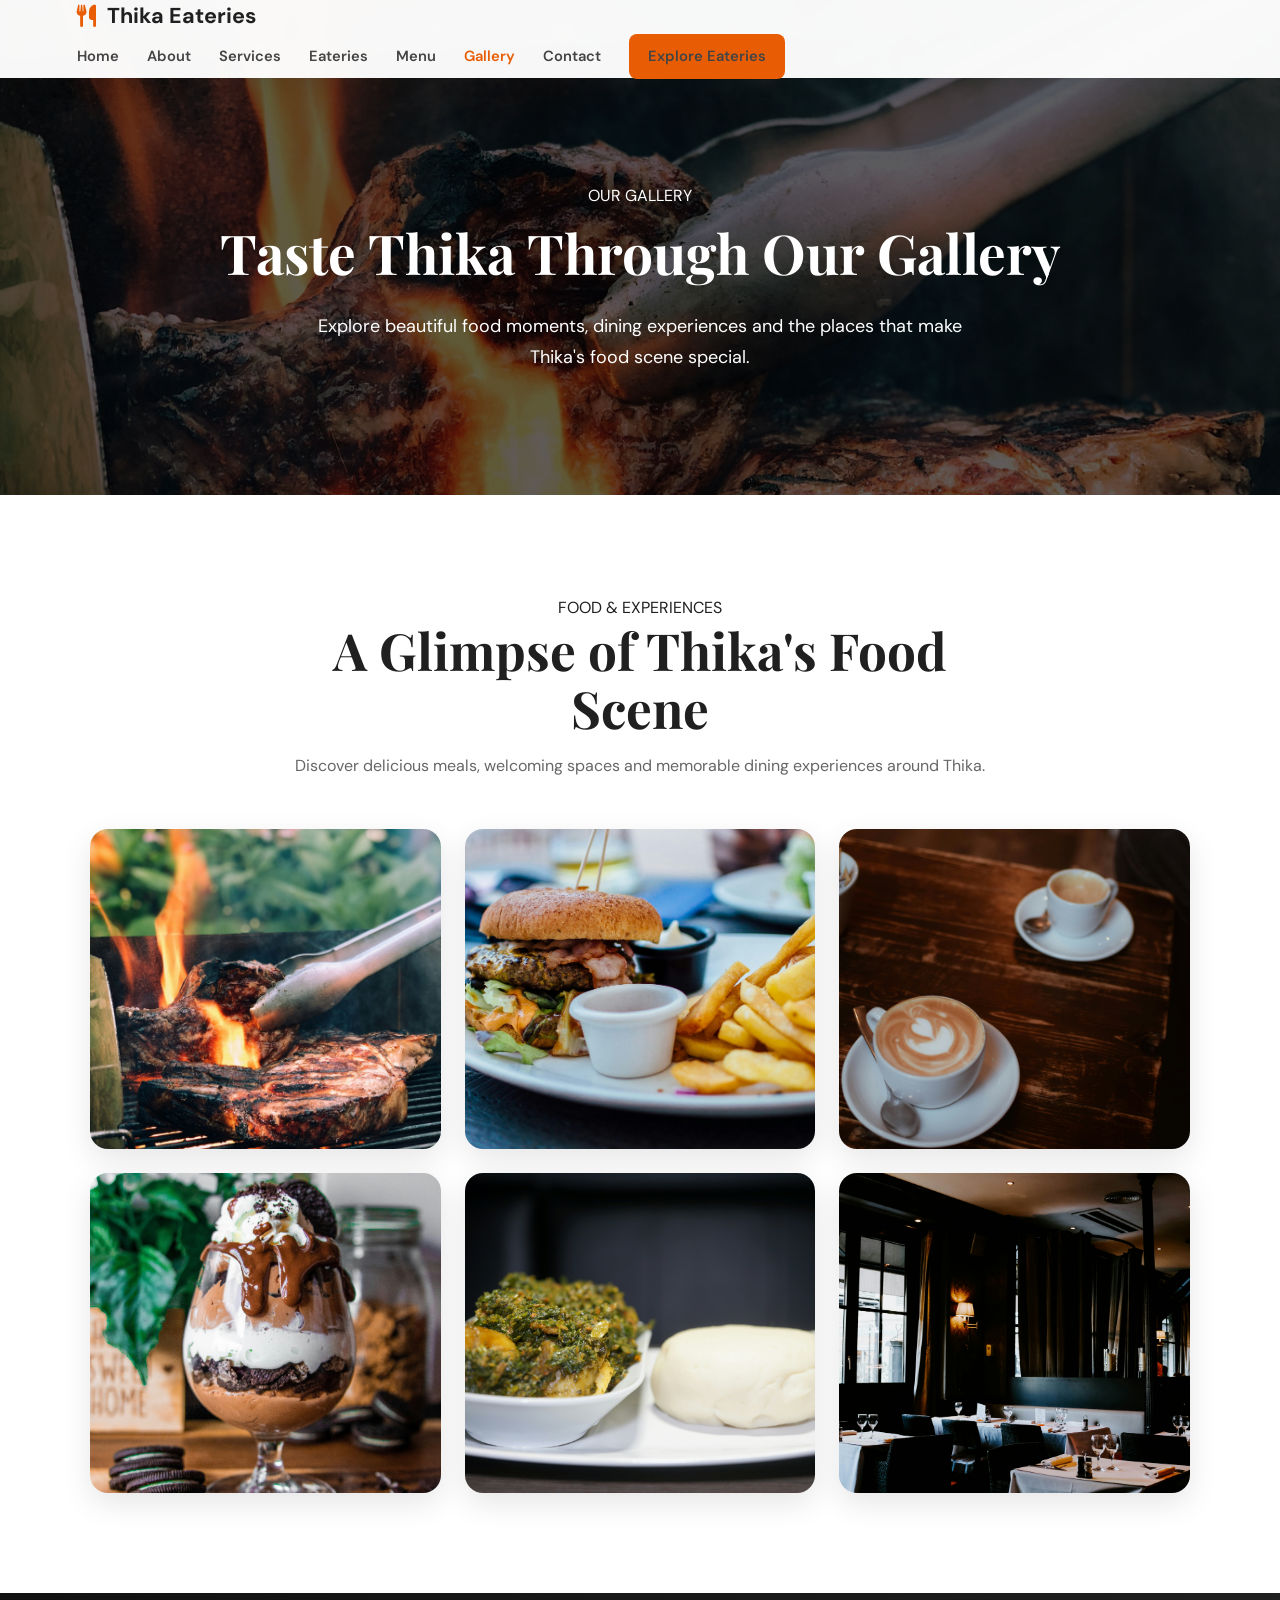
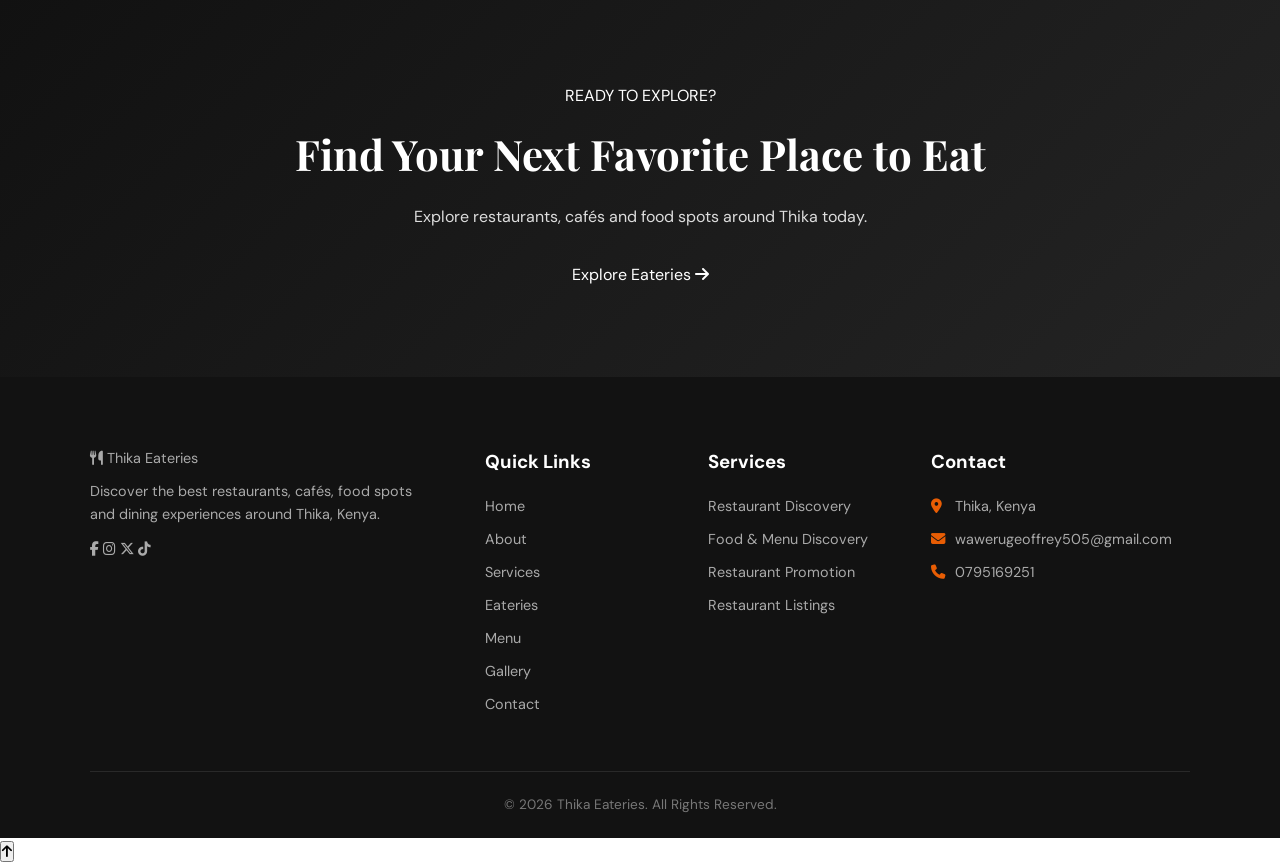
<file: gallery.html>
<!DOCTYPE html>
<html lang="en">

<head>
    <meta charset="UTF-8">
    <meta name="viewport" content="width=device-width, initial-scale=1.0">

    <title>Gallery | Thika Eateries</title>

    <link rel="stylesheet" href="style.css">

    <!-- Font Awesome -->
    <link
        rel="stylesheet"
        href="https://cdnjs.cloudflare.com/ajax/libs/font-awesome/6.5.2/css/all.min.css"
    >
</head>

<body>

    <!-- =========================
         NAVBAR
    ========================== -->

    <header class="navbar">

        <div class="nav-container">

            <a href="index.html" class="logo">
                <i class="fas fa-utensils"></i>
                Thika Eateries
            </a>

            <button class="menu-toggle" aria-label="Open navigation menu">
                <i class="fas fa-bars"></i>
            </button>

            <nav class="nav-links">

                <a href="index.html">Home</a>

                <a href="about.html">About</a>

                <a href="services.html">Services</a>

                <a href="eateries.html">Eateries</a>

                <a href="menu.html">Menu</a>

                <a href="gallery.html" class="active">Gallery</a>

                <a href="contact.html">Contact</a>

                <a href="eateries.html" class="nav-button">
                    Explore Eateries
                </a>

            </nav>

        </div>

    </header>


    <!-- =========================
         PAGE HERO
    ========================== -->

    <section class="page-hero gallery-hero">

        <div class="page-hero-content">

            <span class="hero-small-title">
                OUR GALLERY
            </span>

            <h1>
                Taste Thika Through Our Gallery
            </h1>

            <p>
                Explore beautiful food moments, dining experiences
                and the places that make Thika's food scene special.
            </p>

        </div>

    </section>


    <!-- =========================
         GALLERY SECTION
    ========================== -->

    <section class="gallery-section">

        <div class="section-heading">

            <span class="section-subtitle">
                FOOD & EXPERIENCES
            </span>

            <h2>
                A Glimpse of Thika's Food Scene
            </h2>

            <p>
                Discover delicious meals, welcoming spaces and
                memorable dining experiences around Thika.
            </p>

        </div>


        <div class="gallery-grid">

            <!-- Gallery 1 -->
            <div class="gallery-item">

                <img
                    src="images/gallery-1.jpg"
                    alt="Delicious food in Thika"
                >

                <div class="gallery-overlay">

                    <div>
                        <i class="fas fa-expand"></i>

                        <h3>
                            Delicious Meals
                        </h3>

                        <p>
                            Taste something special.
                        </p>
                    </div>

                </div>

            </div>


            <!-- Gallery 2 -->
            <div class="gallery-item">

                <img
                    src="images/gallery-2.jpg"
                    alt="Burger meal in Thika"
                >

                <div class="gallery-overlay">

                    <div>
                        <i class="fas fa-expand"></i>

                        <h3>
                            Fast Food
                        </h3>

                        <p>
                            Quick and delicious bites.
                        </p>
                    </div>

                </div>

            </div>


            <!-- Gallery 3 -->
            <div class="gallery-item">

                <img
                    src="images/gallery-3.jpg"
                    alt="Cafe and dessert"
                >

                <div class="gallery-overlay">

                    <div>
                        <i class="fas fa-expand"></i>

                        <h3>
                            Café Moments
                        </h3>

                        <p>
                            Relax and enjoy.
                        </p>
                    </div>

                </div>

            </div>


            <!-- Gallery 4 -->
            <div class="gallery-item">

                <img
                    src="images/gallery-4.jpg"
                    alt="Dessert in Thika"
                >

                <div class="gallery-overlay">

                    <div>
                        <i class="fas fa-expand"></i>

                        <h3>
                            Sweet Treats
                        </h3>

                        <p>
                            Something sweet for everyone.
                        </p>
                    </div>

                </div>

            </div>


            <!-- Gallery 5 -->
            <div class="gallery-item">

                <img
                    src="images/gallery-5.jpg"
                    alt="Restaurant food"
                >

                <div class="gallery-overlay">

                    <div>
                        <i class="fas fa-expand"></i>

                        <h3>
                            Dining Experiences
                        </h3>

                        <p>
                            Discover great places to eat.
                        </p>
                    </div>

                </div>

            </div>


            <!-- Gallery 6 -->
            <div class="gallery-item">

                <img
                    src="images/gallery-6.jpg"
                    alt="Food experience in Thika"
                >

                <div class="gallery-overlay">

                    <div>
                        <i class="fas fa-expand"></i>

                        <h3>
                            Food Experiences
                        </h3>

                        <p>
                            Explore Thika's food culture.
                        </p>
                    </div>

                </div>

            </div>

        </div>

    </section>


    <!-- =========================
         CTA
    ========================== -->

    <section class="gallery-cta">

        <div class="gallery-cta-content">

            <span class="section-subtitle">
                READY TO EXPLORE?
            </span>

            <h2>
                Find Your Next Favorite Place to Eat
            </h2>

            <p>
                Explore restaurants, cafés and food spots
                around Thika today.
            </p>

            <a href="eateries.html" class="btn-primary">
                Explore Eateries
                <i class="fas fa-arrow-right"></i>
            </a>

        </div>

    </section>


    <!-- =========================
         FOOTER
    ========================== -->

    <footer class="footer">

        <div class="footer-container">

            <div class="footer-column">

                <a href="index.html" class="footer-logo">
                    <i class="fas fa-utensils"></i>
                    Thika Eateries
                </a>

                <p>
                    Discover the best restaurants, cafés,
                    food spots and dining experiences around
                    Thika, Kenya.
                </p>

                <div class="social-links">

                    <a href="#" aria-label="Facebook">
                        <i class="fab fa-facebook-f"></i>
                    </a>

                    <a href="#" aria-label="Instagram">
                        <i class="fab fa-instagram"></i>
                    </a>

                    <a href="#" aria-label="Twitter">
                        <i class="fab fa-x-twitter"></i>
                    </a>

                    <a href="#" aria-label="TikTok">
                        <i class="fab fa-tiktok"></i>
                    </a>

                </div>

            </div>


            <div class="footer-column">

                <h3>
                    Quick Links
                </h3>

                <a href="index.html">Home</a>
                <a href="about.html">About</a>
                <a href="services.html">Services</a>
                <a href="eateries.html">Eateries</a>
                <a href="menu.html">Menu</a>
                <a href="gallery.html">Gallery</a>
                <a href="contact.html">Contact</a>

            </div>


            <div class="footer-column">

                <h3>
                    Services
                </h3>

                <a href="services.html">
                    Restaurant Discovery
                </a>

                <a href="services.html">
                    Food & Menu Discovery
                </a>

                <a href="services.html">
                    Restaurant Promotion
                </a>

                <a href="services.html">
                    Restaurant Listings
                </a>

            </div>


            <div class="footer-column">

                <h3>
                    Contact
                </h3>

                <p>
                    <i class="fas fa-location-dot"></i>
                    Thika, Kenya
                </p>

                <p>
                    <i class="fas fa-envelope"></i>
                   wawerugeoffrey505@gmail.com
                </p>

                <p>
                    <i class="fas fa-phone"></i>
                    0795169251
                </p>

            </div>

        </div>


        <div class="footer-bottom">

            <p>
                &copy; 2026 Thika Eateries.
                All Rights Reserved.
            </p>

        </div>

    </footer>


    <!-- JavaScript -->
    <script src="app.js"></script>

</body>

</html>
</file>
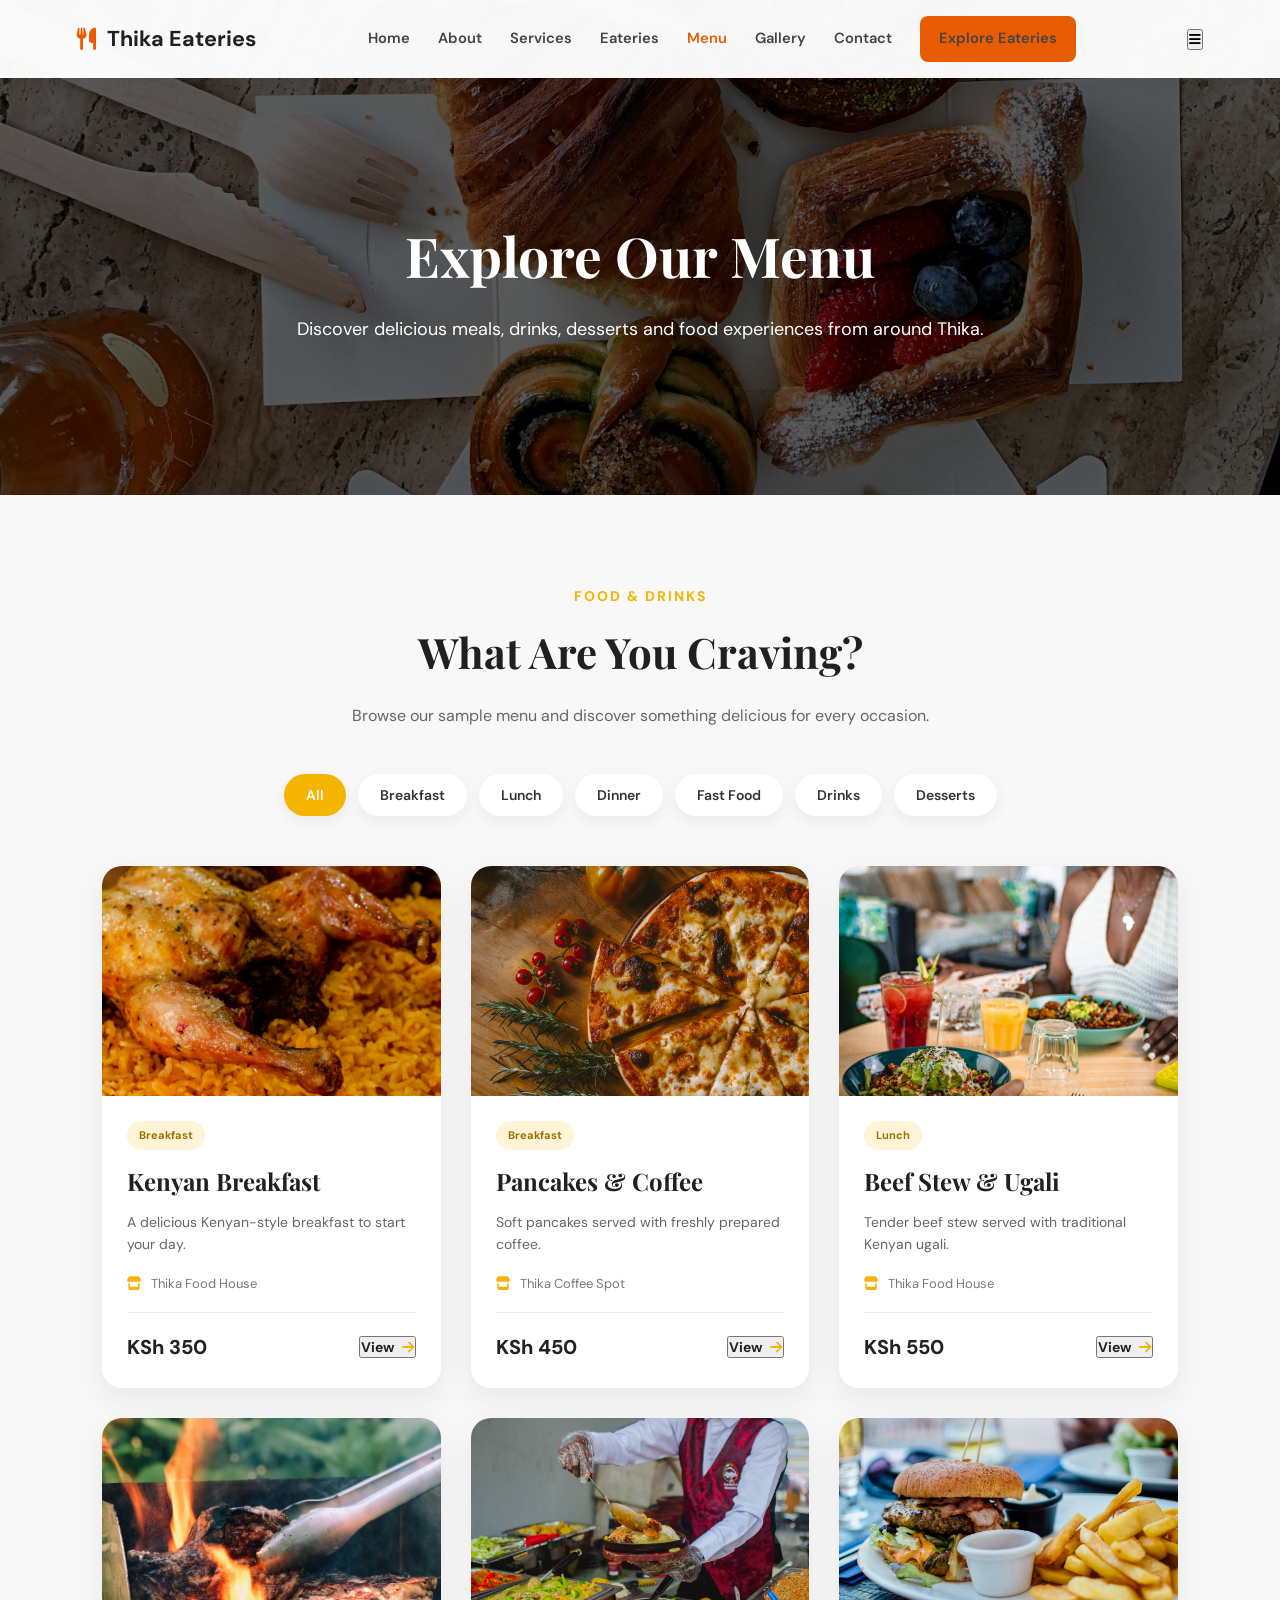
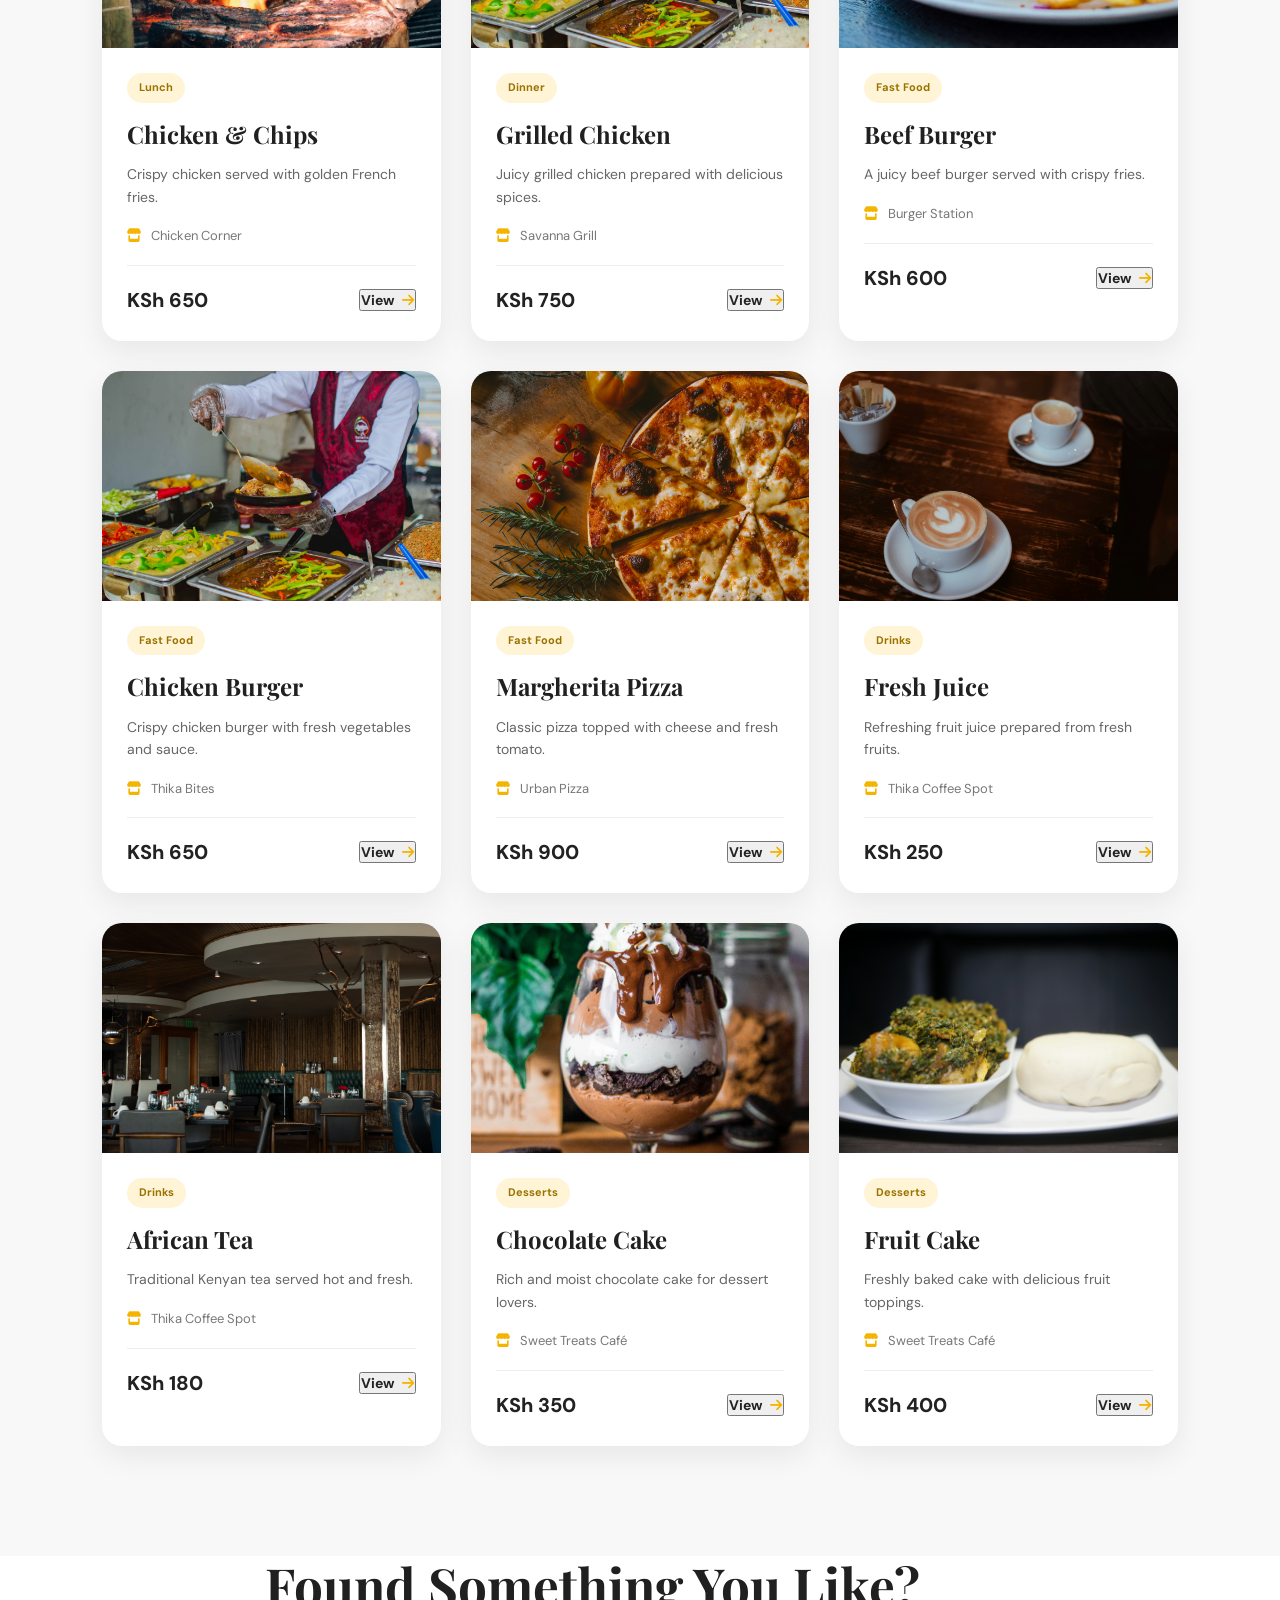
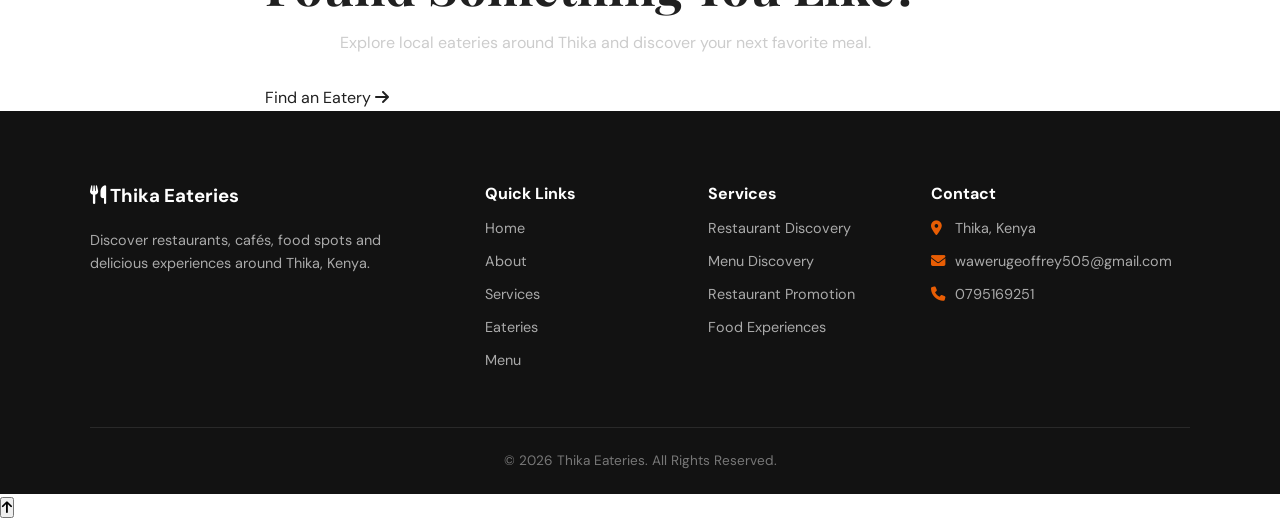
<file: menu.html>
<!DOCTYPE html>
<html lang="en">

<head>
    <meta charset="UTF-8">
    <meta name="viewport" content="width=device-width, initial-scale=1.0">

    <title>Menu | Thika Eateries</title>

    <link rel="stylesheet" href="style.css">

    <link rel="stylesheet"
        href="https://cdnjs.cloudflare.com/ajax/libs/font-awesome/6.5.0/css/all.min.css">
</head>

<body>

    <!-- NAVBAR -->

    <header class="navbar">

        <div class="logo">
            <i class="fa-solid fa-utensils"></i>
            Thika Eateries
        </div>

        <nav class="nav-links" id="navLinks">

            <a href="index.html">Home</a>
            <a href="about.html">About</a>
            <a href="services.html">Services</a>
            <a href="eateries.html">Eateries</a>
            <a href="menu.html" class="active">Menu</a>
            <a href="gallery.html">Gallery</a>
            <a href="contact.html">Contact</a>

            <a href="eateries.html" class="nav-button">
                Explore Eateries
            </a>

        </nav>

        <button class="hamburger" id="hamburger">
            <i class="fa-solid fa-bars"></i>
        </button>

    </header>


    <!-- PAGE HERO -->

    <section class="page-hero menu-hero">

        <div>

            <h1>Explore Our Menu</h1>

            <p>
                Discover delicious meals, drinks, desserts and
                food experiences from around Thika.
            </p>

        </div>

    </section>


    <!-- MENU FILTER -->

    <section class="menu-section">

        <div class="section-title menu-heading">

            <span>FOOD & DRINKS</span>

            <h2>What Are You Craving?</h2>

            <p>
                Browse our sample menu and discover something
                delicious for every occasion.
            </p>

        </div>


        <div class="menu-filters">


    <button type="button" class="menu-filter active" data-category="All">
        All
    </button>

    <button type="button" class="menu-filter" data-category="Breakfast">
        Breakfast
    </button>

    <button type="button" class="menu-filter" data-category="Lunch">
        Lunch
    </button>

    <button type="button" class="menu-filter" data-category="Dinner">
        Dinner
    </button>

    <button type="button" class="menu-filter" data-category="Fast Food">
        Fast Food
    </button>

    <button type="button" class="menu-filter" data-category="Drinks">
        Drinks
    </button>

    <button type="button" class="menu-filter" data-category="Desserts">
        Desserts
    </button>

</div>
      


        <!-- MENU ITEMS -->

        <div class="menu-grid" id="menuGrid">

            <!-- JavaScript generates menu cards -->

        </div>


        <div class="menu-no-results" id="menuNoResults">

            <i class="fa-solid fa-utensils"></i>

            <h3>No menu items found</h3>

            <p>
                Try selecting another food category.
            </p>

        </div>

    </section>


    <!-- CTA -->

    <section class="cta">

        <div class="cta-content">

            <h2>Found Something You Like?</h2>

            <p>
                Explore local eateries around Thika and discover
                your next favorite meal.
            </p>

            <a href="eateries.html" class="cta-button">

                Find an Eatery

                <i class="fa-solid fa-arrow-right"></i>

            </a>

        </div>

    </section>


    <!-- FOOTER -->

    <footer class="footer">

        <div class="footer-container">

            <div class="footer-column">

                <h3>
                    <i class="fa-solid fa-utensils"></i>
                    Thika Eateries
                </h3>

                <p>
                    Discover restaurants, cafés, food spots and
                    delicious experiences around Thika, Kenya.
                </p>

            </div>


            <div class="footer-column">

                <h4>Quick Links</h4>

                <a href="index.html">Home</a>
                <a href="about.html">About</a>
                <a href="services.html">Services</a>
                <a href="eateries.html">Eateries</a>
                <a href="menu.html">Menu</a>

            </div>


            <div class="footer-column">

                <h4>Services</h4>

                <a href="eateries.html">Restaurant Discovery</a>
                <a href="menu.html">Menu Discovery</a>
                <a href="contact.html">Restaurant Promotion</a>
                <a href="gallery.html">Food Experiences</a>

            </div>


            <div class="footer-column">

                <h4>Contact</h4>

                <p>
                    <i class="fa-solid fa-location-dot"></i>
                    Thika, Kenya
                </p>

                <p>
                    <i class="fa-solid fa-envelope"></i>
                    wawerugeoffrey505@gmail.com
                </p>

                <p>
                    <i class="fa-solid fa-phone"></i>
                    0795169251
                </p>

            </div>

        </div>


        <div class="footer-bottom">

            <p>
                © 2026 Thika Eateries. All Rights Reserved.
            </p>

        </div>

    </footer>


    <script src="app.js"></script>
 

</body>

</html>
</file>
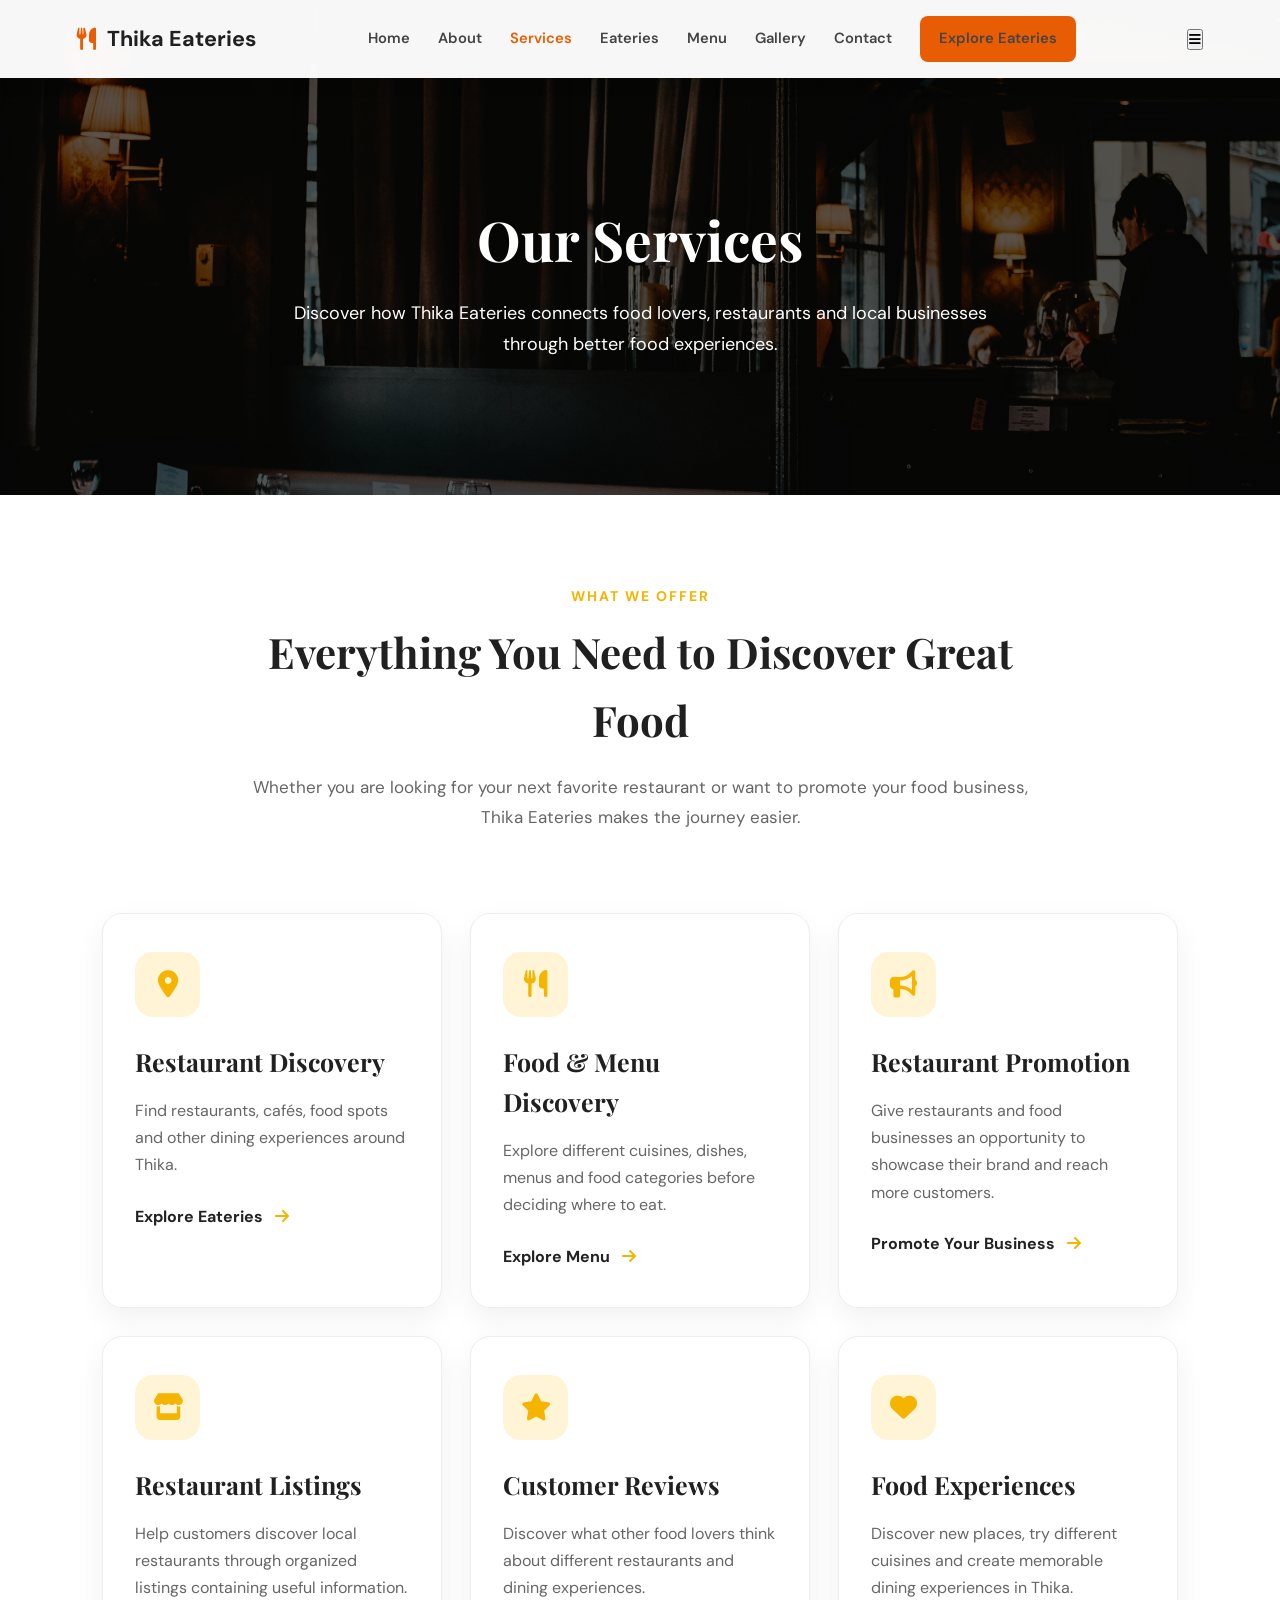
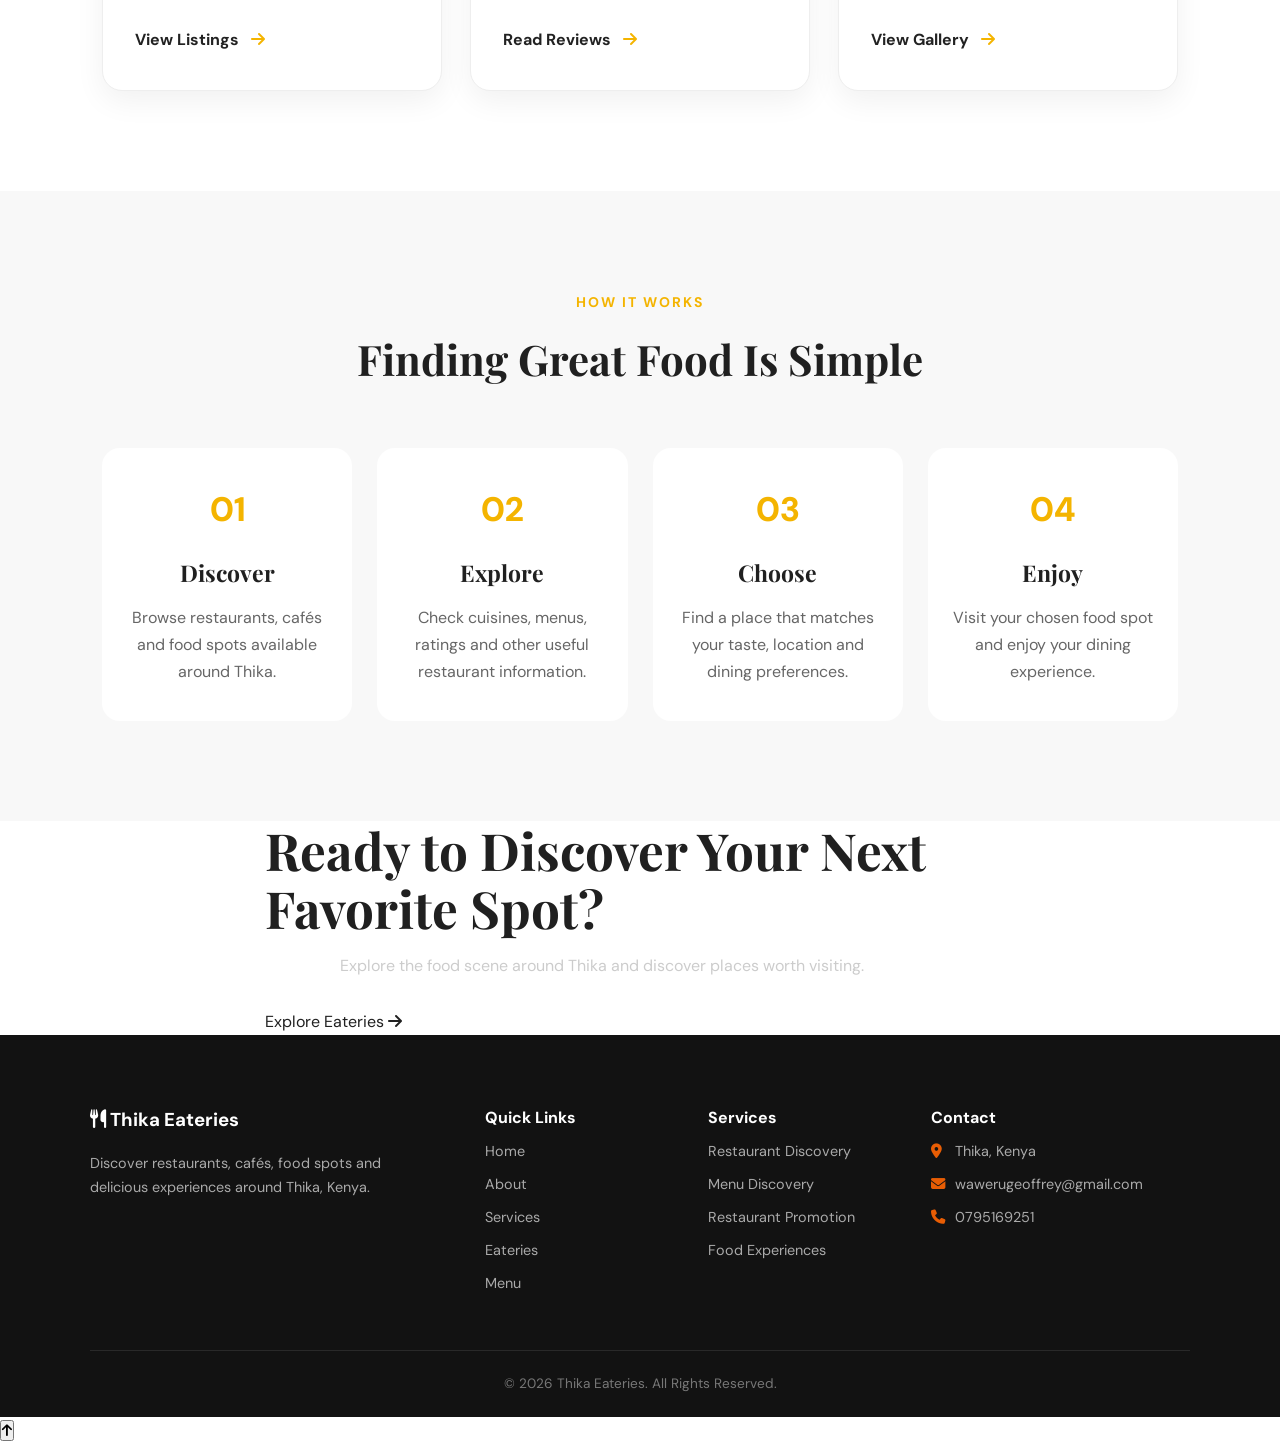
<file: services.html>
<!DOCTYPE html>
<html lang="en">

<head>
    <meta charset="UTF-8">
    <meta name="viewport" content="width=device-width, initial-scale=1.0">

    <title>Our Services | Thika Eateries</title>

    <link rel="stylesheet" href="style.css">

    <link rel="stylesheet"
        href="https://cdnjs.cloudflare.com/ajax/libs/font-awesome/6.5.0/css/all.min.css">
</head>

<body>

    <!-- ================= NAVBAR ================= -->

    <header class="navbar">

        <div class="logo">
            <i class="fa-solid fa-utensils"></i>
            Thika Eateries
        </div>

        <nav class="nav-links" id="navLinks">

            <a href="index.html">Home</a>
            <a href="about.html">About</a>
            <a href="services.html" class="active">Services</a>
            <a href="eateries.html">Eateries</a>
            <a href="menu.html">Menu</a>
            <a href="gallery.html">Gallery</a>
            <a href="contact.html">Contact</a>

            <a href="eateries.html" class="nav-button">
                Explore Eateries
            </a>

        </nav>

        <button class="hamburger" id="hamburger">
            <i class="fa-solid fa-bars"></i>
        </button>

    </header>


    <!-- ================= PAGE HERO ================= -->

    <section class="page-hero">

        <div>

            <h1>Our Services</h1>

            <p>
                Discover how Thika Eateries connects food lovers,
                restaurants and local businesses through better
                food experiences.
            </p>

        </div>

    </section>


    <!-- ================= SERVICES INTRO ================= -->

    <section class="services-intro">

        <div class="section-title">

            <span>WHAT WE OFFER</span>

            <h2>
                Everything You Need to Discover Great Food
            </h2>

            <p>
                Whether you are looking for your next favorite restaurant
                or want to promote your food business, Thika Eateries
                makes the journey easier.
            </p>

        </div>

    </section>


    <!-- ================= SERVICES ================= -->

    <section class="services-section">

        <div class="services-grid">

            <!-- Service 1 -->

            <div class="service-card">

                <div class="service-icon">
                    <i class="fa-solid fa-location-dot"></i>
                </div>

                <h3>Restaurant Discovery</h3>

                <p>
                    Find restaurants, cafés, food spots and other
                    dining experiences around Thika.
                </p>

                <a href="eateries.html">
                    Explore Eateries
                    <i class="fa-solid fa-arrow-right"></i>
                </a>

            </div>


            <!-- Service 2 -->

            <div class="service-card">

                <div class="service-icon">
                    <i class="fa-solid fa-utensils"></i>
                </div>

                <h3>Food & Menu Discovery</h3>

                <p>
                    Explore different cuisines, dishes, menus and
                    food categories before deciding where to eat.
                </p>

                <a href="menu.html">
                    Explore Menu
                    <i class="fa-solid fa-arrow-right"></i>
                </a>

            </div>


            <!-- Service 3 -->

            <div class="service-card">

                <div class="service-icon">
                    <i class="fa-solid fa-bullhorn"></i>
                </div>

                <h3>Restaurant Promotion</h3>

                <p>
                    Give restaurants and food businesses an opportunity
                    to showcase their brand and reach more customers.
                </p>

                <a href="contact.html">
                    Promote Your Business
                    <i class="fa-solid fa-arrow-right"></i>
                </a>

            </div>


            <!-- Service 4 -->

            <div class="service-card">

                <div class="service-icon">
                    <i class="fa-solid fa-store"></i>
                </div>

                <h3>Restaurant Listings</h3>

                <p>
                    Help customers discover local restaurants through
                    organized listings containing useful information.
                </p>

                <a href="eateries.html">
                    View Listings
                    <i class="fa-solid fa-arrow-right"></i>
                </a>

            </div>


            <!-- Service 5 -->

            <div class="service-card">

                <div class="service-icon">
                    <i class="fa-solid fa-star"></i>
                </div>

                <h3>Customer Reviews</h3>

                <p>
                    Discover what other food lovers think about
                    different restaurants and dining experiences.
                </p>

                <a href="eateries.html">
                    Read Reviews
                    <i class="fa-solid fa-arrow-right"></i>
                </a>

            </div>


            <!-- Service 6 -->

            <div class="service-card">

                <div class="service-icon">
                    <i class="fa-solid fa-heart"></i>
                </div>

                <h3>Food Experiences</h3>

                <p>
                    Discover new places, try different cuisines and
                    create memorable dining experiences in Thika.
                </p>

                <a href="gallery.html">
                    View Gallery
                    <i class="fa-solid fa-arrow-right"></i>
                </a>

            </div>

        </div>

    </section>


    <!-- ================= HOW IT WORKS ================= -->

    <section class="how-it-works">

        <div class="section-title">

            <span>HOW IT WORKS</span>

            <h2>Finding Great Food Is Simple</h2>

        </div>


        <div class="steps-grid">

            <div class="step">

                <div class="step-number">01</div>

                <h3>Discover</h3>

                <p>
                    Browse restaurants, cafés and food spots
                    available around Thika.
                </p>

            </div>


            <div class="step">

                <div class="step-number">02</div>

                <h3>Explore</h3>

                <p>
                    Check cuisines, menus, ratings and other
                    useful restaurant information.
                </p>

            </div>


            <div class="step">

                <div class="step-number">03</div>

                <h3>Choose</h3>

                <p>
                    Find a place that matches your taste,
                    location and dining preferences.
                </p>

            </div>


            <div class="step">

                <div class="step-number">04</div>

                <h3>Enjoy</h3>

                <p>
                    Visit your chosen food spot and enjoy
                    your dining experience.
                </p>

            </div>

        </div>

    </section>


    <!-- ================= CTA ================= -->

    <section class="cta">

        <div class="cta-content">

            <h2>Ready to Discover Your Next Favorite Spot?</h2>

            <p>
                Explore the food scene around Thika and discover
                places worth visiting.
            </p>

            <a href="eateries.html" class="cta-button">
                Explore Eateries
                <i class="fa-solid fa-arrow-right"></i>
            </a>

        </div>

    </section>


    <!-- ================= FOOTER ================= -->

    <footer class="footer">

        <div class="footer-container">

            <div class="footer-column">

                <h3>
                    <i class="fa-solid fa-utensils"></i>
                    Thika Eateries
                </h3>

                <p>
                    Discover restaurants, cafés, food spots and
                    delicious experiences around Thika, Kenya.
                </p>

            </div>


            <div class="footer-column">

                <h4>Quick Links</h4>

                <a href="index.html">Home</a>
                <a href="about.html">About</a>
                <a href="services.html">Services</a>
                <a href="eateries.html">Eateries</a>
                <a href="menu.html">Menu</a>

            </div>


            <div class="footer-column">

                <h4>Services</h4>

                <a href="eateries.html">Restaurant Discovery</a>
                <a href="menu.html">Menu Discovery</a>
                <a href="contact.html">Restaurant Promotion</a>
                <a href="gallery.html">Food Experiences</a>

            </div>


            <div class="footer-column">

                <h4>Contact</h4>

                <p>
                    <i class="fa-solid fa-location-dot"></i>
                    Thika, Kenya
                </p>

                <p>
                    <i class="fa-solid fa-envelope"></i>
                  wawerugeoffrey@gmail.com
                </p>

                <p>
                    <i class="fa-solid fa-phone"></i>
             0795169251
                </p>

            </div>

        </div>


        <div class="footer-bottom">

            <p>
                © 2026 Thika Eateries. All Rights Reserved.
            </p>

        </div>

    </footer>


    <script src="app.js"></script>

</body>

</html>
</file>
<file: style.css>
@import url('https://fonts.googleapis.com/css2?family=DM+Sans:wght@400;500;600;700&family=Playfair+Display:wght@600;700&display=swap');

* {
  margin: 0;
  padding: 0;
  box-sizing: border-box;
  }

html {
scroll-behavior: smooth;
}

body {
font-family: 'DM Sans', sans-serif;
color: #202020;
background: #ffffff;
line-height: 1.6;
}

a {
text-decoration: none;
color: inherit;
}

img {
width: 100%;
display: block;
}

button {
font-family: inherit;
}

/* ================= NAVBAR ================= */

.navbar {
position: fixed;
top: 0;
left: 0;
width: 100%;
height: 78px;
display: flex;
align-items: center;
justify-content: space-between;
padding: 0 6%;
background: rgba(255, 255, 255, 0.97);
z-index: 1000;
box-shadow: 0 2px 20px rgba(0, 0, 0, 0.08);
}

.logo {
display: flex;
align-items: center;
gap: 10px;
font-size: 1.35rem;
font-weight: 700;
white-space: nowrap;
}

.logo i {
font-size: 1.4rem;
color: #e85d04;
}

.logo strong {
color: #e85d04;
}

.nav-links {
display: flex;
align-items: center;
gap: 28px;
}

.nav-links a {
font-size: 0.92rem;
font-weight: 600;
color: #444;
transition: 0.3s;
}

.nav-links a:hover,
.nav-links a.active {
color: #e85d04;
}

.nav-button {
background: #e85d04;
color: #fff;
padding: 11px 19px;
border-radius: 8px;
font-weight: 600;
transition: 0.3s;
}

.nav-button:hover {
background: #c94d00;
transform: translateY(-2px);
}

.menu-toggle {
display: none;
border: none;
background: transparent;
font-size: 1.5rem;
cursor: pointer;
}

/* ================= HERO ================= */

.hero {
position: relative;
height: 720px;
overflow: hidden;
margin-top: 78px;
}

.hero-slider,
.hero-slide {
position: absolute;
inset: 0;
}

.hero-slide {
background-size: cover;
background-position: center;
opacity: 0;
transform: scale(1.03);
transition: opacity 0.8s ease, transform 5s ease;
}

.hero-slide.active {
opacity: 1;
transform: scale(1);
}

.hero-overlay {
position: absolute;
inset: 0;
background: linear-gradient(
90deg,
rgba(0, 0, 0, 0.76),
rgba(0, 0, 0, 0.45),
rgba(0, 0, 0, 0.15)
);
}

.hero-content {
position: relative;
z-index: 5;
max-width: 700px;
padding: 170px 7%;
color: white;
}

.hero-tag {
display: inline-flex;
align-items: center;
gap: 8px;
margin-bottom: 20px;
font-size: 0.9rem;
font-weight: 600;
color: #ffb703;
}

.hero-content h1 {
font-family: 'Playfair Display', serif;
font-size: clamp(3rem, 6vw, 5.2rem);
line-height: 1.08;
margin-bottom: 22px;
}

.hero-content h1 span,
.hero-content > p span {
color: #ffb703;
}

.hero-content > p {
max-width: 580px;
font-size: 1.15rem;
color: #eee;
margin-bottom: 35px;
}

.hero-buttons {
display: flex;
gap: 15px;
flex-wrap: wrap;
}

.primary-btn,
.secondary-btn,
.outline-btn {
display: inline-flex;
align-items: center;
justify-content: center;
gap: 10px;
padding: 13px 22px;
border-radius: 8px;
font-weight: 700;
transition: 0.3s;
}

.primary-btn {
background: #e85d04;
color: #fff;
}

.primary-btn:hover {
background: #c94d00;
transform: translateY(-2px);
}

.secondary-btn {
border: 1px solid rgba(255, 255, 255, 0.7);
color: white;
}

.secondary-btn:hover {
background: white;
color: #222;
}

.slider-btn {
position: absolute;
top: 50%;
z-index: 10;
width: 45px;
height: 45px;
border: 1px solid rgba(255,255,255,0.5);
border-radius: 50%;
background: rgba(0,0,0,0.25);
color: white;
cursor: pointer;
transform: translateY(-50%);
transition: 0.3s;
}

.slider-btn:hover {
background: #e85d04;
}

.slider-btn.prev {
left: 25px;
}

.slider-btn.next {
right: 25px;
}

.slider-dots {
position: absolute;
bottom: 30px;
left: 50%;
transform: translateX(-50%);
display: flex;
gap: 8px;
z-index: 10;
}

.slider-dot {
width: 9px;
height: 9px;
border: none;
border-radius: 50%;
background: rgba(255,255,255,0.5);
cursor: pointer;
}

.slider-dot.active {
background: #ffb703;
transform: scale(1.25);
}

/* ================= GENERAL SECTIONS ================= */

.section {
padding: 100px 7%;
}

.section-heading {
max-width: 700px;
margin: 0 auto 50px;
text-align: center;
}

.section-label {
display: inline-block;
color: #e85d04;
font-size: 0.78rem;
font-weight: 800;
letter-spacing: 2px;
margin-bottom: 10px;
}

.section-heading h2,
.why-content h2,
.cta-content h2 {
font-family: 'Playfair Display', serif;
font-size: clamp(2.2rem, 4vw, 3.2rem);
line-height: 1.15;
margin-bottom: 15px;
}

.section-heading h2 span,
.why-content h2 span,
.cta-content h2 span {
color: #e85d04;
}

.section-heading p {
color: #666;
}

/* ================= EATERIES ================= */

.eatery-grid {
max-width: 1200px;
margin: auto;
display: grid;
grid-template-columns: repeat(3, 1fr);
gap: 25px;
}

.eatery-card {
background: white;
border-radius: 15px;
overflow: hidden;
box-shadow: 0 8px 30px rgba(0,0,0,0.08);
transition: 0.3s;
}

.eatery-card:hover {
transform: translateY(-7px);
box-shadow: 0 15px 35px rgba(0,0,0,0.13);
}

.eatery-image {
position: relative;
height: 230px;
overflow: hidden;
}

.eatery-image img {
height: 100%;
object-fit: cover;
}

.rating {
position: absolute;
top: 14px;
right: 14px;
background: white;
padding: 6px 10px;
border-radius: 20px;
font-size: 0.82rem;
font-weight: 700;
}

.rating i {
color: #ffb703;
}

.eatery-info {
padding: 22px;
}

.category {
color: #e85d04;
font-size: 0.78rem;
font-weight: 700;
text-transform: uppercase;
letter-spacing: 0.7px;
}

.eatery-info h3 {
margin: 6px 0;
font-size: 1.25rem;
}

.eatery-info p {
color: #777;
font-size: 0.9rem;
margin-bottom: 17px;
}

.card-link {
color: #e85d04;
font-weight: 700;
font-size: 0.9rem;
}

.card-link i {
margin-left: 5px;
transition: 0.3s;
}

.card-link:hover i {
margin-left: 10px;
}

.center-button {
text-align: center;
margin-top: 40px;
}

.outline-btn {
border: 2px solid #e85d04;
color: #e85d04;
}

.outline-btn:hover {
background: #e85d04;
color: white;
}

/* ================= CATEGORIES ================= */

.categories-section {
padding: 100px 7%;
background: #faf7f2;
}

.category-grid {
max-width: 1100px;
margin: auto;
display: grid;
grid-template-columns: repeat(3, 1fr);
gap: 18px;
}

.food-category {
background: white;
padding: 28px;
text-align: center;
border-radius: 13px;
transition: 0.3s;
border: 1px solid #eee;
}

.food-category:hover {
transform: translateY(-5px);
border-color: #e85d04;
}

.food-category i {
width: 55px;
height: 55px;
display: grid;
place-items: center;
margin: 0 auto 14px;
border-radius: 50%;
background: #fff0e6;
color: #e85d04;
font-size: 1.35rem;
}

.food-category h3 {
margin-bottom: 5px;
}

.food-category p {
color: #777;
font-size: 0.85rem;
}

/* ================= WHY ================= */

.why-section {
display: grid;
grid-template-columns: 1fr 1fr;
min-height: 650px;
}

.why-image {
min-height: 500px;
}

.why-image img {
width: 100%;
height: 100%;
object-fit: cover;
}

.why-content {
padding: 90px 8%;
display: flex;
justify-content: center;
flex-direction: column;
}

.why-content > p {
color: #666;
max-width: 550px;
margin-bottom: 28px;
}

.why-features {
margin-bottom: 30px;
}

.why-item {
display: flex;
gap: 15px;
margin-bottom: 22px;
}

.why-item > i {
min-width: 45px;
height: 45px;
display: grid;
place-items: center;
border-radius: 50%;
background: #fff0e6;
color: #e85d04;
}

.why-item h3 {
margin-bottom: 2px;
}

.why-item p {
color: #777;
font-size: 0.88rem;
}

/* ================= CTA ================= */

.cta-section {
padding: 100px 7%;
background: #201b18;
color: white;
text-align: center;
}

.cta-content {
max-width: 750px;
margin: auto;
}

.cta-content p {
color: #ccc;
max-width: 600px;
margin: 0 auto 30px;
}

.cta-content .section-label {
color: #ffb703;
}

/* ================= FOOTER ================= */

.footer {
background: #121212;
color: white;
padding: 70px 7% 0;
}

.footer-container {
max-width: 1200px;
margin: auto;
display: grid;
grid-template-columns: 2fr 1fr 1fr 1.5fr;
gap: 50px;
padding-bottom: 55px;
}

.footer-brand p {
color: #aaa;
max-width: 330px;
margin: 18px 0;
}

.footer .logo {
color: white;
}

.socials {
display: flex;
gap: 10px;
}

.socials a {
width: 38px;
height: 38px;
display: grid;
place-items: center;
border-radius: 50%;
background: #252525;
transition: 0.3s;
}

.socials a:hover {
background: #e85d04;
}

.footer-column {
display: flex;
flex-direction: column;
gap: 10px;
}

.footer-column h3 {
margin-bottom: 8px;
}

.footer-column a,
.footer-column p {
color: #aaa;
font-size: 0.9rem;
}

.footer-column a:hover {
color: #e85d04;
}

.footer-column p i {
width: 20px;
color: #e85d04;
}

.footer-bottom {
border-top: 1px solid #292929;
text-align: center;
padding: 22px 0;
color: #777;
font-size: 0.85rem;
}

/* ================= MOBILE ================= */

@media (max-width: 950px) {


.nav-links {
    position: absolute;
    top: 78px;
    left: 0;
    width: 100%;
    background: white;
    display: none;
    flex-direction: column;
    align-items: flex-start;
    padding: 25px 7%;
    gap: 20px;
    box-shadow: 0 10px 20px rgba(0,0,0,0.08);
}

.nav-links.show {
    display: flex;
}

.nav-button {
    display: none;
}

.menu-toggle {
    display: block;
}

.eatery-grid {
    grid-template-columns: repeat(2, 1fr);
}

.category-grid {
    grid-template-columns: repeat(2, 1fr);
}

.footer-container {
    grid-template-columns: repeat(2, 1fr);
}


}

@media (max-width: 650px) {


.navbar {
    padding: 0 5%;
}

.logo {
    font-size: 1.1rem;
}

.hero {
    height: 650px;
}

.hero-content {
    padding: 130px 7%;
}

.hero-content h1 {
    font-size: 2.8rem;
}

.hero-content > p {
    font-size: 1rem;
}

.slider-btn {
    display: none;
}

.section,
.categories-section {
    padding: 70px 5%;
}

.eatery-grid,
.category-grid {
    grid-template-columns: 1fr;
}

.why-section {
    grid-template-columns: 1fr;
}

.why-image {
    min-height: 350px;
}

.why-content {
    padding: 70px 7%;
}

.footer-container {
    grid-template-columns: 1fr;
    gap: 35px;
}

.cta-section {
    padding: 75px 6%;
}


}
/* =========================
   ABOUT PAGE
========================= */

.page-hero {
    min-height: 55vh;
    display: flex;
    align-items: center;
    justify-content: center;
    text-align: center;
    padding: 140px 20px 80px;
    background:
        linear-gradient(rgba(0, 0, 0, 0.65), rgba(0, 0, 0, 0.65)),
        url("images/hero-2.jpg") center/cover no-repeat;
    color: white;
}

.page-hero h1 {
    font-family: "Playfair Display", serif;
    font-size: 55px;
    margin-bottom: 15px;
}

.page-hero p {
    max-width: 700px;
    margin: auto;
    font-size: 18px;
    line-height: 1.7;
}

/* About Story */

.about-section {
    padding: 100px 8%;
}

.about-container {
    max-width: 1200px;
    margin: auto;
    display: grid;
    grid-template-columns: 1fr 1fr;
    gap: 60px;
    align-items: center;
}

.about-image {
    width: 100%;
    height: 450px;
    object-fit: cover;
    border-radius: 25px;
    box-shadow: 0 15px 40px rgba(0, 0, 0, 0.15);
}

.about-content h2 {
    font-family: "Playfair Display", serif;
    font-size: 42px;
    margin-bottom: 20px;
}

.about-content p {
    line-height: 1.8;
    color: #666;
    margin-bottom: 18px;
}

/* Mission & Vision */

.mission-section {
    padding: 90px 8%;
    background: #f8f8f8;
}

.mission-container {
    max-width: 1100px;
    margin: auto;
    display: grid;
    grid-template-columns: 1fr 1fr;
    gap: 30px;
}

.mission-card {
    background: white;
    padding: 45px;
    border-radius: 20px;
    box-shadow: 0 10px 30px rgba(0, 0, 0, 0.08);
    transition: 0.3s ease;
}

.mission-card:hover {
    transform: translateY(-8px);
}

.mission-icon {
    width: 60px;
    height: 60px;
    border-radius: 50%;
    display: flex;
    align-items: center;
    justify-content: center;
    background: #f4b400;
    color: white;
    font-size: 25px;
    margin-bottom: 20px;
}

.mission-card h3 {
    font-family: "Playfair Display", serif;
    font-size: 28px;
    margin-bottom: 15px;
}

.mission-card p {
    color: #666;
    line-height: 1.7;
}

/* Why We Exist */

.about-why {
    padding: 100px 8%;
}

.about-why-container {
    max-width: 1200px;
    margin: auto;
    display: grid;
    grid-template-columns: 1fr 1fr;
    gap: 60px;
    align-items: center;
}

.about-why-image {
    width: 100%;
    height: 430px;
    object-fit: cover;
    border-radius: 25px;
}

.about-why-content h2 {
    font-family: "Playfair Display", serif;
    font-size: 42px;
    margin-bottom: 20px;
}

.about-why-content p {
    color: #666;
    line-height: 1.8;
    margin-bottom: 25px;
}

.about-points {
    list-style: none;
    padding: 0;
}

.about-points li {
    margin-bottom: 15px;
    font-weight: 500;
}

.about-points i {
    color: #f4b400;
    margin-right: 10px;
}

/* Mobile */

@media (max-width: 850px) {

    .page-hero h1 {
        font-size: 42px;
    }

    .about-container,
    .mission-container,
    .about-why-container {
        grid-template-columns: 1fr;
    }

    .about-image,
    .about-why-image {
        height: 350px;
    }

    .about-content h2,
    .about-why-content h2 {
        font-size: 34px;
    }
}

@media (max-width: 600px) {

    .page-hero {
        min-height: 45vh;
        padding: 120px 20px 60px;
    }

    .page-hero h1 {
        font-size: 34px;
    }

    .page-hero p {
        font-size: 16px;
    }

    .about-section,
    .mission-section,
    .about-why {
        padding: 70px 5%;
    }

    .mission-card {
        padding: 30px;
    }
}
/* =========================
   SERVICES PAGE
========================= */

.services-intro {
    padding: 90px 8% 40px;
    text-align: center;
}

.services-intro .section-title {
    max-width: 800px;
    margin: auto;
}

.services-intro .section-title span,
.how-it-works .section-title span {
    display: block;
    color: #f4b400;
    font-size: 14px;
    font-weight: 700;
    letter-spacing: 2px;
    margin-bottom: 12px;
}

.services-intro .section-title h2,
.how-it-works .section-title h2 {
    font-family: "Playfair Display", serif;
    font-size: 42px;
    margin-bottom: 18px;
}

.services-intro .section-title p {
    color: #666;
    line-height: 1.8;
    font-size: 17px;
}

/* Services Cards */

.services-section {
    padding: 40px 8% 100px;
}

.services-grid {
    max-width: 1200px;
    margin: auto;
    display: grid;
    grid-template-columns: repeat(3, 1fr);
    gap: 28px;
}

.service-card {
    background: white;
    padding: 38px 32px;
    border-radius: 20px;
    border: 1px solid #eeeeee;
    box-shadow: 0 10px 30px rgba(0, 0, 0, 0.06);
    transition: all 0.3s ease;
}

.service-card:hover {
    transform: translateY(-10px);
    box-shadow: 0 18px 40px rgba(0, 0, 0, 0.12);
}

.service-icon {
    width: 65px;
    height: 65px;
    display: flex;
    align-items: center;
    justify-content: center;
    border-radius: 18px;
    background: #fff4d6;
    color: #f4b400;
    font-size: 27px;
    margin-bottom: 25px;
}

.service-card h3 {
    font-family: "Playfair Display", serif;
    font-size: 25px;
    margin-bottom: 15px;
}

.service-card p {
    color: #666;
    line-height: 1.7;
    margin-bottom: 25px;
}

.service-card a {
    color: #222;
    font-weight: 700;
    text-decoration: none;
    transition: 0.3s ease;
}

.service-card a i {
    margin-left: 8px;
    color: #f4b400;
    transition: 0.3s ease;
}

.service-card a:hover {
    color: #f4b400;
}

.service-card a:hover i {
    margin-left: 13px;
}

/* How It Works */

.how-it-works {
    padding: 100px 8%;
    background: #f8f8f8;
    text-align: center;
}

.how-it-works .section-title {
    max-width: 700px;
    margin: 0 auto 55px;
}

.steps-grid {
    max-width: 1100px;
    margin: auto;
    display: grid;
    grid-template-columns: repeat(4, 1fr);
    gap: 25px;
}

.step {
    background: white;
    padding: 35px 25px;
    border-radius: 18px;
    position: relative;
}

.step-number {
    font-size: 34px;
    font-weight: 800;
    color: #f4b400;
    margin-bottom: 18px;
}

.step h3 {
    font-family: "Playfair Display", serif;
    font-size: 23px;
    margin-bottom: 12px;
}

.step p {
    color: #666;
    line-height: 1.7;
}

/* Services Responsive */

@media (max-width: 1000px) {

    .services-grid {
        grid-template-columns: repeat(2, 1fr);
    }

    .steps-grid {
        grid-template-columns: repeat(2, 1fr);
    }
}

@media (max-width: 650px) {

    .services-intro {
        padding: 70px 5% 30px;
    }

    .services-intro .section-title h2,
    .how-it-works .section-title h2 {
        font-size: 32px;
    }

    .services-section {
        padding: 30px 5% 70px;
    }

    .services-grid,
    .steps-grid {
        grid-template-columns: 1fr;
    }

    .service-card {
        padding: 30px 25px;
    }

    .how-it-works {
        padding: 70px 5%;
    }
}
/* =========================
   EATERIES PAGE
========================= */

.eateries-hero {
    background:
        linear-gradient(rgba(0, 0, 0, 0.65), rgba(0, 0, 0, 0.65)),
        url("images/hero-3.jpg") center/cover no-repeat;
}


/* =========================
   SEARCH AREA
========================= */

.eatery-search-section {
    padding: 45px 8%;
    background: #ffffff;
    position: relative;
    z-index: 5;
}

.eatery-search-container {
    max-width: 1150px;
    margin: auto;
    display: flex;
    gap: 20px;
    align-items: center;
}

.search-box {
    flex: 1;
    height: 58px;
    display: flex;
    align-items: center;
    background: #f7f7f7;
    border: 1px solid #e5e5e5;
    border-radius: 12px;
    padding: 0 20px;
    transition: 0.3s ease;
}

.search-box:focus-within {
    border-color: #f4b400;
    box-shadow: 0 0 0 3px rgba(244, 180, 0, 0.12);
}

.search-box i {
    color: #999;
    margin-right: 12px;
}

.search-box input {
    width: 100%;
    height: 100%;
    border: none;
    outline: none;
    background: transparent;
    font-size: 15px;
    font-family: inherit;
}

.filter-group {
    display: flex;
    gap: 15px;
}

.filter-group select {
    height: 58px;
    min-width: 180px;
    padding: 0 18px;
    border: 1px solid #e5e5e5;
    border-radius: 12px;
    background: #f7f7f7;
    font-family: inherit;
    font-size: 14px;
    cursor: pointer;
    outline: none;
}

.filter-group select:focus {
    border-color: #f4b400;
}


/* =========================
   EATERIES SECTION
========================= */

.eateries-section {
    padding: 80px 8% 100px;
    background: #f8f8f8;
}

.eateries-heading {
    text-align: center;
    max-width: 700px;
    margin: 0 auto 50px;
}

.eateries-heading span {
    display: block;
    color: #f4b400;
    font-size: 14px;
    font-weight: 700;
    letter-spacing: 2px;
    margin-bottom: 12px;
}

.eateries-heading h2 {
    font-family: "Playfair Display", serif;
    font-size: 42px;
    margin-bottom: 15px;
}

.eateries-heading p {
    color: #666;
    line-height: 1.7;
}


/* =========================
   EATERY CARDS
========================= */

.eateries-grid {
    max-width: 1200px;
    margin: auto;
    display: grid;
    grid-template-columns: repeat(3, 1fr);
    gap: 30px;
}

.eatery-card {
    background: #ffffff;
    border-radius: 20px;
    overflow: hidden;
    box-shadow: 0 10px 30px rgba(0, 0, 0, 0.07);
    transition: 0.3s ease;
}

.eatery-card:hover {
    transform: translateY(-8px);
    box-shadow: 0 18px 40px rgba(0, 0, 0, 0.12);
}

.eatery-image {
    height: 230px;
    position: relative;
    overflow: hidden;
}

.eatery-image img {
    width: 100%;
    height: 100%;
    object-fit: cover;
    transition: 0.5s ease;
}

.eatery-card:hover .eatery-image img {
    transform: scale(1.06);
}

.eatery-status {
    position: absolute;
    top: 15px;
    left: 15px;
    padding: 7px 12px;
    border-radius: 30px;
    background: #ffffff;
    font-size: 12px;
    font-weight: 700;
}

.eatery-status.open {
    color: #168a3a;
}

.eatery-status.closed {
    color: #d63031;
}

.eatery-content {
    padding: 25px;
}

.eatery-content h3 {
    font-family: "Playfair Display", serif;
    font-size: 24px;
    margin-bottom: 10px;
}

.eatery-location {
    color: #777;
    font-size: 14px;
    margin-bottom: 12px;
}

.eatery-location i {
    color: #f4b400;
    margin-right: 6px;
}

.eatery-cuisine {
    display: inline-block;
    background: #fff4d6;
    color: #9b7200;
    padding: 6px 12px;
    border-radius: 20px;
    font-size: 12px;
    font-weight: 700;
    margin-bottom: 15px;
}

.eatery-description {
    color: #666;
    line-height: 1.6;
    font-size: 14px;
    margin-bottom: 18px;
}

.eatery-bottom {
    display: flex;
    justify-content: space-between;
    align-items: center;
    padding-top: 18px;
    border-top: 1px solid #eeeeee;
}

.eatery-rating {
    display: flex;
    align-items: center;
    gap: 5px;
    font-weight: 700;
}

.eatery-rating i {
    color: #f4b400;
}

.view-details {
    color: #222;
    text-decoration: none;
    font-weight: 700;
    font-size: 14px;
}

.view-details i {
    color: #f4b400;
    margin-left: 5px;
    transition: 0.3s ease;
}

.view-details:hover {
    color: #f4b400;
}

.view-details:hover i {
    margin-left: 9px;
}


/* =========================
   NO RESULTS
========================= */

.no-results {
    display: none;
    max-width: 500px;
    margin: 50px auto 20px;
    text-align: center;
}

.no-results i {
    font-size: 50px;
    color: #f4b400;
    margin-bottom: 20px;
}

.no-results h3 {
    font-family: "Playfair Display", serif;
    font-size: 28px;
    margin-bottom: 10px;
}

.no-results p {
    color: #777;
}


/* =========================
   EATERIES RESPONSIVE
========================= */

@media (max-width: 1000px) {

    .eatery-search-container {
        flex-direction: column;
        align-items: stretch;
    }

    .filter-group {
        width: 100%;
    }

    .filter-group select {
        flex: 1;
    }

    .eateries-grid {
        grid-template-columns: repeat(2, 1fr);
    }
}


@media (max-width: 650px) {

    .eatery-search-section {
        padding: 30px 5%;
    }

    .filter-group {
        flex-direction: column;
    }

    .filter-group select {
        width: 100%;
    }

    .eateries-section {
        padding: 60px 5% 70px;
    }

    .eateries-heading h2 {
        font-size: 32px;
    }

    .eateries-grid {
        grid-template-columns: 1fr;
    }

    .eatery-image {
        height: 220px;
    }
}
/* =========================
   MENU PAGE
========================= */

.menu-hero {
    background:
        linear-gradient(rgba(0, 0, 0, 0.65), rgba(0, 0, 0, 0.65)),
        url("images/hero-4.jpg") center/cover no-repeat;
}


/* MENU SECTION */

.menu-section {
    padding: 90px 8% 110px;
    background: #f8f8f8;
}

.menu-heading {
    max-width: 750px;
    margin: 0 auto 45px;
    text-align: center;
}

.menu-heading span {
    display: block;
    color: #f4b400;
    font-size: 14px;
    font-weight: 700;
    letter-spacing: 2px;
    margin-bottom: 12px;
}

.menu-heading h2 {
    font-family: "Playfair Display", serif;
    font-size: 42px;
    margin-bottom: 15px;
}

.menu-heading p {
    color: #666;
    line-height: 1.7;
}


/* FILTER BUTTONS */

.menu-filters {
    max-width: 1000px;
    margin: 0 auto 50px;
    display: flex;
    justify-content: center;
    flex-wrap: wrap;
    gap: 12px;
}

.menu-filter {
    border: none;
    padding: 12px 22px;
    border-radius: 30px;
    background: white;
    color: #333;
    font-family: inherit;
    font-size: 14px;
    font-weight: 600;
    cursor: pointer;
    box-shadow: 0 5px 15px rgba(0, 0, 0, 0.06);
    transition: 0.3s ease;
}

.menu-filter:hover {
    background: #fff4d6;
    color: #9b7200;
}

.menu-filter.active {
    background: #f4b400;
    color: white;
}


/* MENU GRID */

.menu-grid {
    max-width: 1200px;
    margin: auto;
    display: grid;
    grid-template-columns: repeat(3, 1fr);
    gap: 30px;
}


/* MENU CARD */

.menu-card {
    background: white;
    border-radius: 20px;
    overflow: hidden;
    box-shadow: 0 10px 30px rgba(0, 0, 0, 0.07);
    transition: 0.3s ease;
}

.menu-card:hover {
    transform: translateY(-8px);
    box-shadow: 0 18px 40px rgba(0, 0, 0, 0.12);
}

.menu-image {
    height: 230px;
    overflow: hidden;
}

.menu-image img {
    width: 100%;
    height: 100%;
    object-fit: cover;
    transition: 0.5s ease;
}

.menu-card:hover .menu-image img {
    transform: scale(1.06);
}

.menu-content {
    padding: 25px;
}

.menu-category {
    display: inline-block;
    padding: 6px 12px;
    border-radius: 20px;
    background: #fff4d6;
    color: #9b7200;
    font-size: 11px;
    font-weight: 700;
    margin-bottom: 12px;
}

.menu-content h3 {
    font-family: "Playfair Display", serif;
    font-size: 24px;
    margin-bottom: 10px;
}

.menu-description {
    color: #666;
    line-height: 1.6;
    font-size: 14px;
    margin-bottom: 18px;
}

.menu-restaurant {
    color: #777;
    font-size: 13px;
    margin-bottom: 18px;
}

.menu-restaurant i {
    color: #f4b400;
    margin-right: 6px;
}

.menu-bottom {
    display: flex;
    justify-content: space-between;
    align-items: center;
    padding-top: 18px;
    border-top: 1px solid #eeeeee;
}

.menu-price {
    font-size: 20px;
    font-weight: 800;
    color: #222;
}

.menu-view {
    color: #222;
    text-decoration: none;
    font-weight: 700;
    font-size: 14px;
}

.menu-view i {
    color: #f4b400;
    margin-left: 5px;
}

.menu-view:hover {
    color: #f4b400;
}


/* NO RESULTS */

.menu-no-results {
    display: none;
    text-align: center;
    padding: 50px 20px;
}

.menu-no-results i {
    font-size: 50px;
    color: #f4b400;
    margin-bottom: 20px;
}

.menu-no-results h3 {
    font-family: "Playfair Display", serif;
    font-size: 28px;
    margin-bottom: 10px;
}

.menu-no-results p {
    color: #777;
}


/* RESPONSIVE */

@media (max-width: 1000px) {

    .menu-grid {
        grid-template-columns: repeat(2, 1fr);
    }
}

@media (max-width: 650px) {

    .menu-section {
        padding: 70px 5%;
    }

    .menu-heading h2 {
        font-size: 32px;
    }

    .menu-grid {
        grid-template-columns: 1fr;
    }

    .menu-filter {
        padding: 10px 17px;
    }

    .menu-image {
        height: 220px;
    }
}
/* =========================================================
   GALLERY PAGE
   ========================================================= */

.gallery-hero {
    background:
        linear-gradient(
            rgba(0, 0, 0, 0.62),
            rgba(0, 0, 0, 0.62)
        ),
        url("images/gallery-1.jpg") center/cover no-repeat;
}


.gallery-section {
    padding: 100px 7%;
    background: #ffffff;
}


.gallery-grid {
    max-width: 1200px;
    margin: 50px auto 0;

    display: grid;

    grid-template-columns:
        repeat(3, 1fr);

    gap: 24px;
}


.gallery-item {
    position: relative;

    height: 320px;

    overflow: hidden;

    border-radius: 18px;

    cursor: pointer;

    box-shadow:
        0 10px 30px rgba(0, 0, 0, 0.10);
}


.gallery-item img {
    width: 100%;
    height: 100%;

    object-fit: cover;

    display: block;

    transition:
        transform 0.5s ease;
}


.gallery-item:hover img {
    transform: scale(1.08);
}


.gallery-overlay {
    position: absolute;

    inset: 0;

    display: flex;

    align-items: flex-end;

    padding: 28px;

    background:
        linear-gradient(
            transparent,
            rgba(0, 0, 0, 0.82)
        );

    opacity: 0;

    transition:
        opacity 0.3s ease;
}


.gallery-item:hover .gallery-overlay {
    opacity: 1;
}


.gallery-overlay div {
    color: #ffffff;
}


.gallery-overlay i {
    font-size: 20px;

    margin-bottom: 12px;
}


.gallery-overlay h3 {
    margin: 0 0 5px;

    font-size: 21px;
}


.gallery-overlay p {
    margin: 0;

    font-size: 14px;

    opacity: 0.9;
}


/* Gallery CTA */

.gallery-cta {
    padding: 90px 7%;

    text-align: center;

    background:
        linear-gradient(
            135deg,
            #111111,
            #242424
        );

    color: #ffffff;
}


.gallery-cta-content {
    max-width: 750px;

    margin: auto;
}


.gallery-cta h2 {
    font-family: "Playfair Display", serif;

    font-size: 42px;

    margin:
        12px 0 15px;
}


.gallery-cta p {
    max-width: 600px;

    margin: 0 auto 30px;

    color: #dddddd;

    line-height: 1.8;
}


/* =========================================================
   LIGHTBOX
   ========================================================= */

.lightbox {
    position: fixed;

    inset: 0;

    z-index: 9999;

    display: flex;

    align-items: center;

    justify-content: center;

    padding: 30px;

    background:
        rgba(0, 0, 0, 0.92);

    opacity: 0;

    visibility: hidden;

    transition:
        opacity 0.3s ease,
        visibility 0.3s ease;
}


.lightbox.active {
    opacity: 1;

    visibility: visible;
}


.lightbox-image {
    max-width: 90%;

    max-height: 85vh;

    object-fit: contain;

    border-radius: 10px;

    box-shadow:
        0 20px 60px rgba(0, 0, 0, 0.5);
}


.lightbox-close {
    position: absolute;

    top: 25px;

    right: 30px;

    width: 45px;

    height: 45px;

    border: none;

    border-radius: 50%;

    background: #ffffff;

    color: #111111;

    font-size: 30px;

    line-height: 1;

    cursor: pointer;

    z-index: 2;

    transition:
        transform 0.3s ease;
}


.lightbox-close:hover {
    transform: rotate(90deg);
}


/* =========================================================
   CONTACT PAGE
   ========================================================= */

.contact-hero {
    background:
        linear-gradient(
            rgba(0, 0, 0, 0.62),
            rgba(0, 0, 0, 0.62)
        ),
        url("images/restaurant-2.jpg") center/cover no-repeat;
}


.contact-section {
    padding: 100px 7%;

    background: #ffffff;
}


.contact-container {
    max-width: 1200px;

    margin: auto;

    display: grid;

    grid-template-columns:
        0.85fr 1.15fr;

    gap: 70px;

    align-items: start;
}


/* Contact Information */

.contact-info h2 {
    font-family: "Playfair Display", serif;

    font-size: 42px;

    margin:
        12px 0 18px;
}


.contact-intro {
    color: #666666;

    line-height: 1.8;

    margin-bottom: 35px;
}


.contact-details {
    display: flex;

    flex-direction: column;

    gap: 24px;
}


.contact-detail {
    display: flex;

    align-items: center;

    gap: 18px;
}


.contact-icon {
    width: 52px;

    height: 52px;

    flex-shrink: 0;

    display: flex;

    align-items: center;

    justify-content: center;

    border-radius: 50%;

    background: #f5f1e8;

    color: #b87927;

    font-size: 18px;
}


.contact-detail h3 {
    margin: 0 0 5px;

    font-size: 17px;
}


.contact-detail p {
    margin: 0;

    color: #666666;

    font-size: 15px;
}


.contact-social {
    margin-top: 40px;
}


.contact-social h3 {
    margin-bottom: 15px;
}


/* Contact Form */

.contact-form-wrapper {
    padding: 40px;

    border-radius: 22px;

    background: #faf9f6;

    box-shadow:
        0 15px 45px rgba(0, 0, 0, 0.08);
}


.contact-form-heading h2 {
    font-family: "Playfair Display", serif;

    font-size: 30px;

    margin: 0 0 8px;
}


.contact-form-heading p {
    color: #666666;

    margin:
        0 0 30px;
}


.contact-form {
    display: flex;

    flex-direction: column;

    gap: 20px;
}


.form-row {
    display: grid;

    grid-template-columns:
        repeat(2, 1fr);

    gap: 20px;
}


.form-group {
    display: flex;

    flex-direction: column;

    gap: 8px;
}


.form-group label {
    font-size: 14px;

    font-weight: 600;

    color: #333333;
}


.form-group input,
.form-group textarea {
    width: 100%;

    padding: 14px 16px;

    border: 1px solid #dddddd;

    border-radius: 10px;

    background: #ffffff;

    font-family: inherit;

    font-size: 15px;

    outline: none;

    transition:
        border-color 0.3s ease,
        box-shadow 0.3s ease;
}


.form-group textarea {
    resize: vertical;

    min-height: 150px;
}


.form-group input:focus,
.form-group textarea:focus {
    border-color: #b87927;

    box-shadow:
        0 0 0 3px rgba(184, 121, 39, 0.12);
}


.contact-submit {
    display: inline-flex;

    align-items: center;

    justify-content: center;

    gap: 10px;

    padding: 15px 25px;

    border: none;

    border-radius: 10px;

    background: #b87927;

    color: #ffffff;

    font-family: inherit;

    font-size: 15px;

    font-weight: 600;

    cursor: pointer;

    transition:
        transform 0.3s ease,
        background 0.3s ease;
}


.contact-submit:hover {
    background: #9e641d;

    transform: translateY(-2px);
}


/* =========================================================
   MAP
   ========================================================= */

.map-section {
    padding: 90px 7%;

    background: #f7f6f2;
}


.map-placeholder {
    max-width: 1200px;

    height: 360px;

    margin: 45px auto 0;

    border-radius: 20px;

    background:
        linear-gradient(
            rgba(184, 121, 39, 0.10),
            rgba(184, 121, 39, 0.10)
        ),
        #e8e5dd;

    display: flex;

    align-items: center;

    justify-content: center;

    text-align: center;
}


.map-content i {
    font-size: 45px;

    color: #b87927;

    margin-bottom: 15px;
}


.map-content h3 {
    margin: 0 0 8px;

    font-size: 25px;
}


.map-content p {
    margin: 0;

    color: #666666;
}


/* =========================================================
   CONTACT CTA
   ========================================================= */

.contact-cta {
    padding: 90px 7%;

    text-align: center;

    background:
        linear-gradient(
            135deg,
            #111111,
            #252525
        );

    color: #ffffff;
}


.contact-cta-content {
    max-width: 750px;

    margin: auto;
}


.contact-cta h2 {
    font-family: "Playfair Display", serif;

    font-size: 42px;

    margin:
        12px 0 15px;
}


.contact-cta p {
    color: #dddddd;

    line-height: 1.8;

    margin-bottom: 30px;
}


/* =========================================================
   GALLERY + CONTACT RESPONSIVE
   ========================================================= */

@media (max-width: 1000px) {

    .gallery-grid {
        grid-template-columns:
            repeat(2, 1fr);
    }


    .contact-container {
        grid-template-columns: 1fr;

        gap: 50px;
    }

}


@media (max-width: 650px) {

    .gallery-section,
    .contact-section,
    .map-section {
        padding: 70px 5%;
    }


    .gallery-grid {
        grid-template-columns: 1fr;

        gap: 18px;
    }


    .gallery-item {
        height: 280px;
    }


    .gallery-cta,
    .contact-cta {
        padding: 70px 5%;
    }


    .gallery-cta h2,
    .contact-cta h2 {
        font-size: 32px;
    }


    .contact-info h2 {
        font-size: 34px;
    }


    .contact-form-wrapper {
        padding: 25px 20px;
    }


    .form-row {
        grid-template-columns: 1fr;

        gap: 20px;
    }


    .map-placeholder {
        height: 280px;
    }


    .lightbox {
        padding: 15px;
    }


    .lightbox-image {
        max-width: 96%;

        max-height: 80vh;
    }


    .lightbox-close {
        top: 15px;

        right: 15px;
    }

}
</file>
